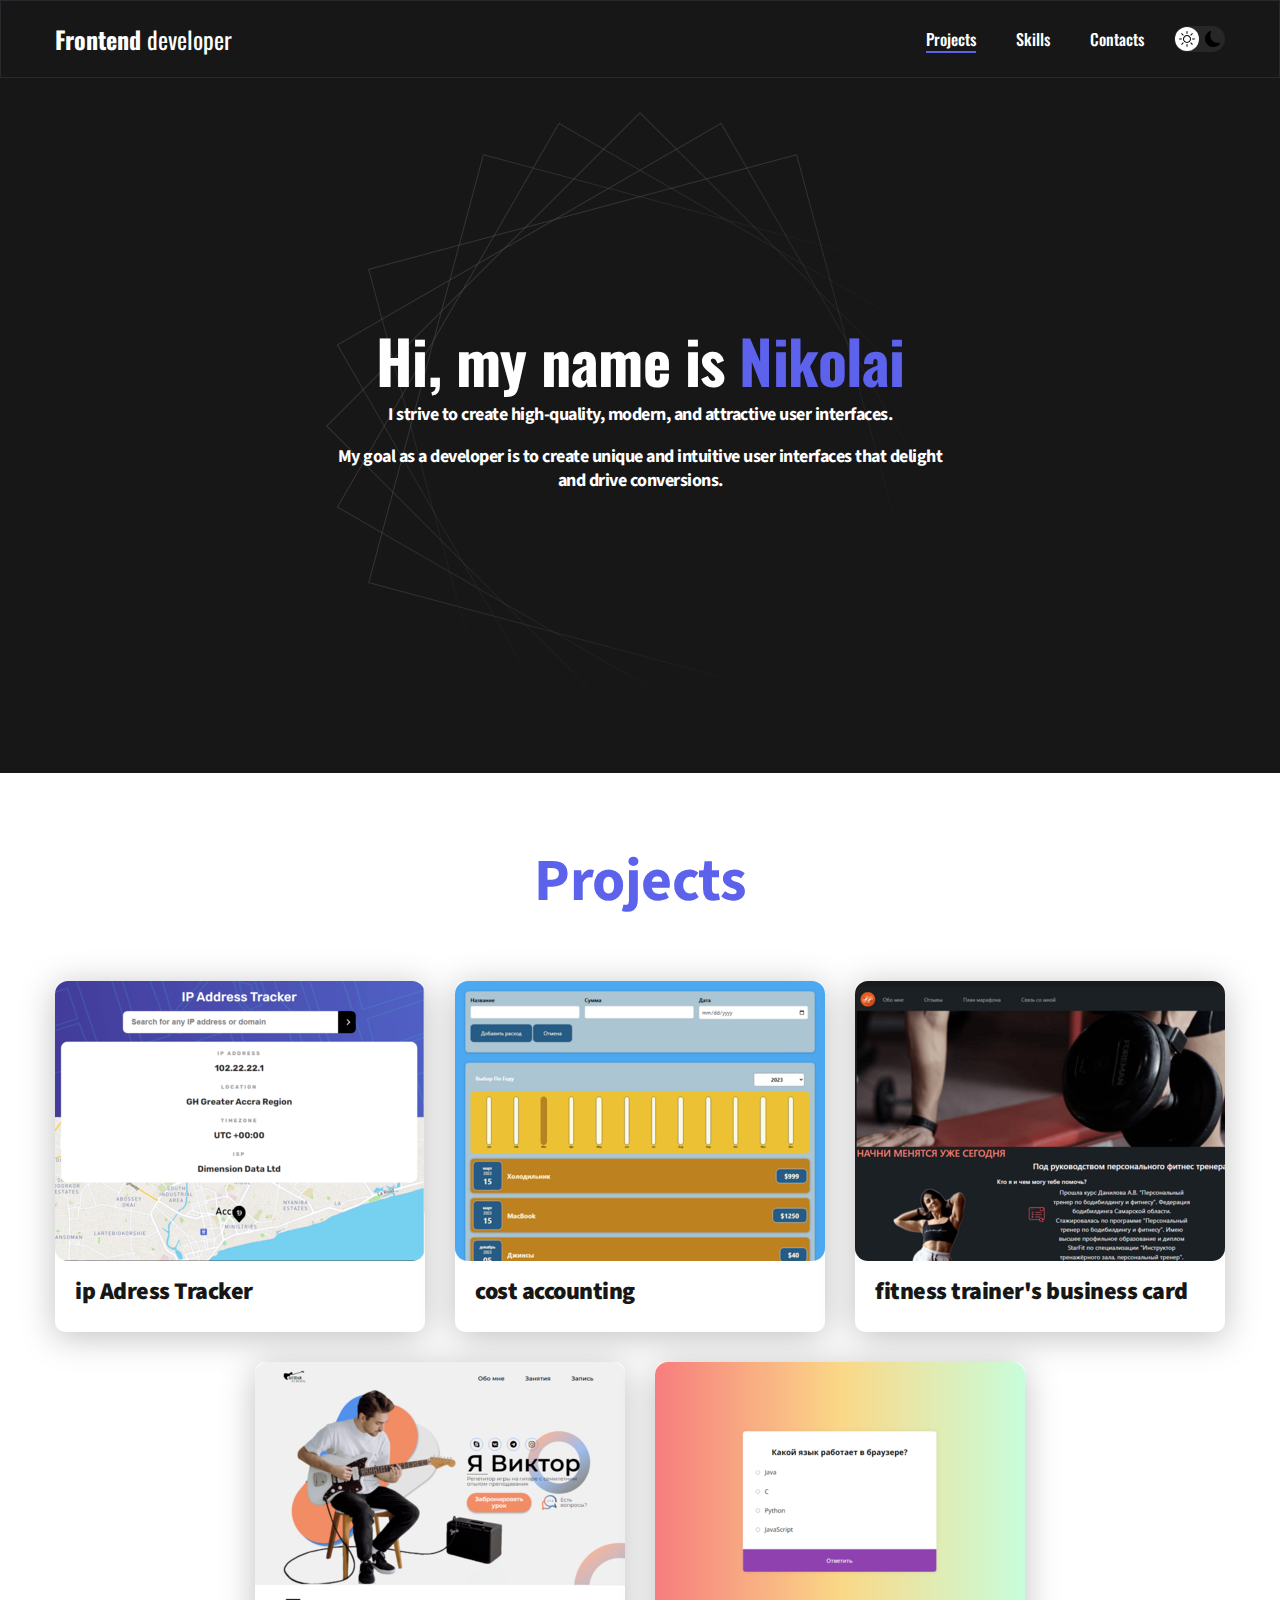
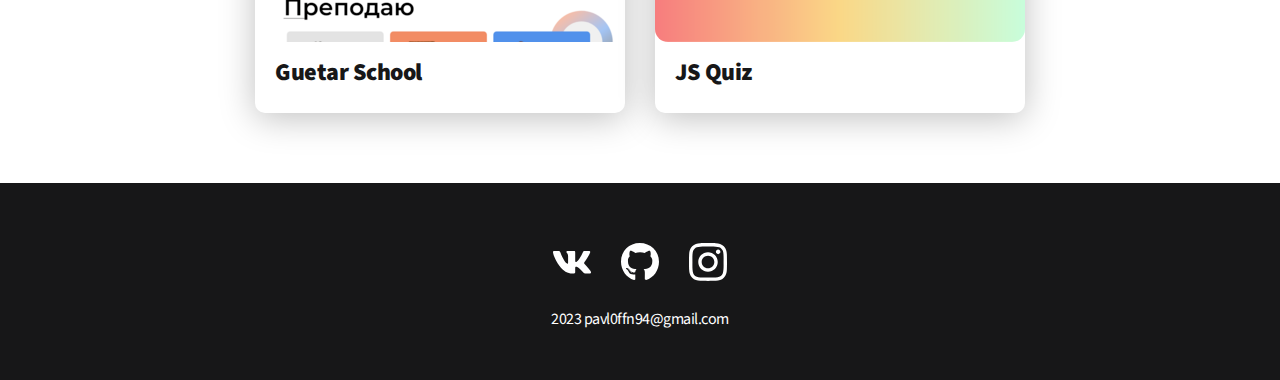
<file: docs/index.html>
<!DOCTYPE html>
<html lang="en">
  <head>
    <meta charset="UTF-8" />
    <meta http-equiv="X-UA-Compatible" content="IE=edge" />
    <meta name="viewport" content="width=device-width, initial-scale=1.0" />
    <title>Main Portfolio</title>
    <link rel="stylesheet" href="./css/style.css" />
  </head>
  <body>
    <nav class="nav">
      <div class="container">
        <div class="nav-row">
          <a href="./index.html" class="logo">
            <strong>Frontend</strong>
            developer
          </a>

          <button class="dark-mode-btn">
            <img src="./icons/sun.svg" alt="Liht mode" class="dark-mode-btn__icon" />
            <img src="./icons/moon.svg" alt="Dark mode" class="dark-mode-btn__icon" />
          </button>

          <ul class="nav-list">
            <li class="nav-list__item">
              <a href="./index.html" class="nav-list__link nav-list__link--active">
                Projects
              </a>
            </li>
            <li class="nav-list__item">
              <a href="./skills.html" class="nav-list__link">Skills</a>
            </li>
            <li class="nav-list__item">
              <a href="./contacts.html" class="nav-list__link">Contacts</a>
            </li>
          </ul>
        </div>
      </div>
    </nav>
    <header class="header">
      <div class="header_wrapper">
        <h1 class="header_title">
          <strong>
            Hi, my name is
            <em>Nikolai</em>
          </strong>
          <br />
        </h1>
        <div class="header_text">
          <p>I strive to create high-quality, modern, and attractive user interfaces.</p>
          <p>
            My goal as a developer is to create unique and intuitive user interfaces that
            delight and drive conversions.
          </p>
        </div>
      </div>
    </header>
    <main id="projects" class="section">
      <div class="container">
        <h2 class="title_1">Projects</h2>
        <ul class="projects">
          <li class="project">
            <a href="./project-ip.html">
              <img
                src="./img/ipAdressTracker_min.png"
                alt="ip Adress Tracker"
                class="project__image" />
              <h3 class="project__title">ip Adress Tracker</h3>
            </a>
          </li>
          <li class="project">
            <a href="./cost-accounting.html">
              <img
                src="./img/CostAcco_min.png"
                alt="cost accounting"
                class="project__image" />
              <h3 class="project__title">cost accounting</h3>
            </a>
          </li>
          <li class="project">
            <a href="./fitness.html">
              <img
                src="./img/FitnesTrainier_min.png"
                alt="fitness trainer's business card"
                class="project__image" />
              <h3 class="project__title">fitness trainer's business card</h3>
            </a>
          </li>
          <li class="project">
            <a href="./guetar-school.html">
              <img
                src="./img/GuetarSchool_min.png"
                alt="Guetar School"
                class="project__image" />
              <h3 class="project__title">Guetar School</h3>
            </a>
          </li>
          <li class="project">
            <a href="./js-quiz.html">
              <img src="./img/jsQuiz_min.png" alt="JS Quiz" class="project__image" />
              <h3 class="project__title">JS Quiz</h3>
            </a>
          </li>
        </ul>
      </div>
    </main>
    <footer class="footer">
      <div class="container">
        <div class="footer__wrapper">
          <ul class="social">
            <li class="social__item">
              <a href="https://vk.com/pavl0ffn">
                <img src="./icons/vk.svg" alt="link-vk" />
              </a>
            </li>
            <li class="social__item">
              <a href="https://github.com/Pavl0ffN94">
                <img src="./icons/githab.svg" alt="link-githab" />
              </a>
            </li>
            <li class="social__item">
              <a href="https://www.instagram.com/bulbazavr_rrr/">
                <img src="./icons/insta.svg" alt="link-insta" />
              </a>
            </li>
          </ul>
          <p class="copyright">2023 pavl0ffn94@gmail.com</p>
        </div>
      </div>
    </footer>

    <script src="./js/main.js"></script>
  </body>
</html>
</file>
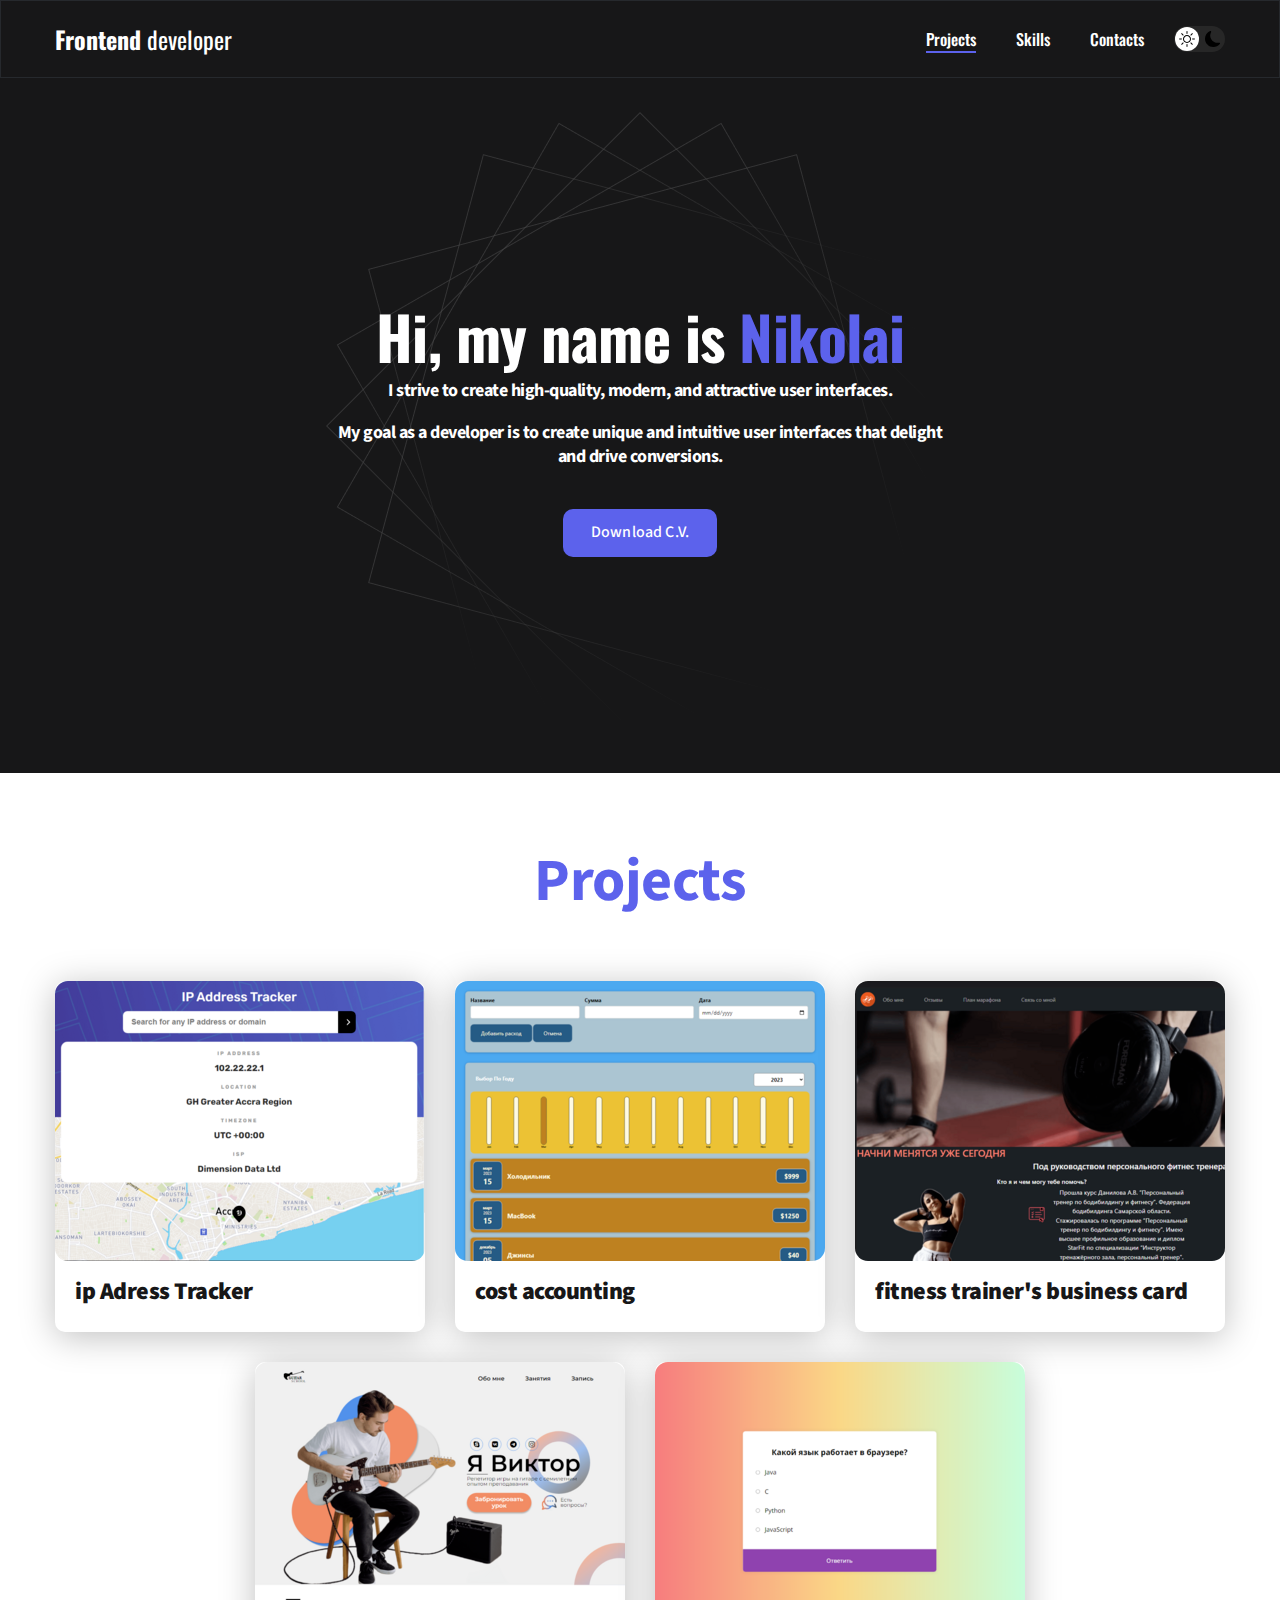
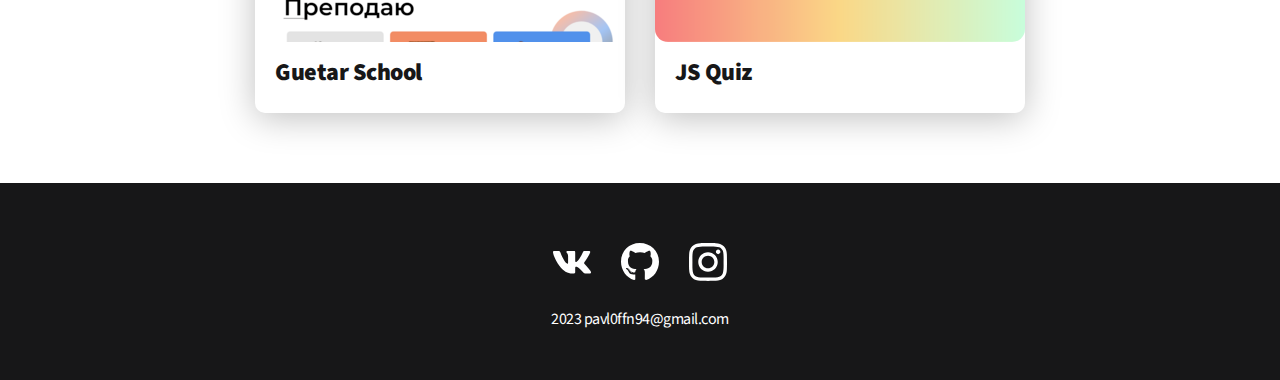
<file: src/index.html>
<!DOCTYPE html>
<html lang="en">
  <head>
    <meta charset="UTF-8" />
    <meta http-equiv="X-UA-Compatible" content="IE=edge" />
    <meta name="viewport" content="width=device-width, initial-scale=1.0" />
    <title>Main Portfolio</title>
    <link rel="stylesheet" href="./css/style.css" />
  </head>
  <body>
    <nav class="nav">
      <div class="container">
        <div class="nav-row">
          <a href="./index.html" class="logo">
            <strong>Frontend</strong>
            developer
          </a>

          <button class="dark-mode-btn">
            <img src="./icons/sun.svg" alt="Liht mode" class="dark-mode-btn__icon" />
            <img src="./icons/moon.svg" alt="Dark mode" class="dark-mode-btn__icon" />
          </button>

          <ul class="nav-list">
            <li class="nav-list__item">
              <a href="./index.html" class="nav-list__link nav-list__link--active">
                Projects
              </a>
            </li>
            <li class="nav-list__item">
              <a href="./skills.html" class="nav-list__link">Skills</a>
            </li>
            <li class="nav-list__item">
              <a href="./contacts.html" class="nav-list__link">Contacts</a>
            </li>
          </ul>
        </div>
      </div>
    </nav>
    <header class="header">
      <div class="header_wrapper">
        <h1 class="header_title">
          <strong>
            Hi, my name is
            <em>Nikolai</em>
          </strong>
          <br />
        </h1>
        <div class="header_text">
          <p>I strive to create high-quality, modern, and attractive user interfaces.</p>
          <p>
            My goal as a developer is to create unique and intuitive user interfaces that
            delight and drive conversions.
          </p>
        </div>
        <a href="#!" class="btn">Download C.V.</a>
      </div>
    </header>
    <main id="projects" class="section">
      <div class="container">
        <h2 class="title_1">Projects</h2>
        <ul class="projects">
          <li class="project">
            <a href="./project-ip.html">
              <img
                src="./img/ipAdressTracker_min.png"
                alt="ip Adress Tracker"
                class="project__image" />
              <h3 class="project__title">ip Adress Tracker</h3>
            </a>
          </li>
          <li class="project">
            <a href="./cost-accounting.html">
              <img
                src="./img/CostAcco_min.png"
                alt="cost accounting"
                class="project__image" />
              <h3 class="project__title">cost accounting</h3>
            </a>
          </li>
          <li class="project">
            <a href="./fitness.html">
              <img
                src="./img/FitnesTrainier_min.png"
                alt="fitness trainer's business card"
                class="project__image" />
              <h3 class="project__title">fitness trainer's business card</h3>
            </a>
          </li>
          <li class="project">
            <a href="./guetar-school.html">
              <img
                src="./img/GuetarSchool_min.png"
                alt="Guetar School"
                class="project__image" />
              <h3 class="project__title">Guetar School</h3>
            </a>
          </li>
          <li class="project">
            <a href="./js-quiz.html">
              <img src="./img/jsQuiz_min.png" alt="JS Quiz" class="project__image" />
              <h3 class="project__title">JS Quiz</h3>
            </a>
          </li>
        </ul>
      </div>
    </main>
    <footer class="footer">
      <div class="container">
        <div class="footer__wrapper">
          <ul class="social">
            <li class="social__item">
              <a href="https://vk.com/pavl0ffn">
                <img src="./icons/vk.svg" alt="link-vk" />
              </a>
            </li>
            <li class="social__item">
              <a href="https://github.com/Pavl0ffN94">
                <img src="./icons/githab.svg" alt="link-githab" />
              </a>
            </li>
            <li class="social__item">
              <a href="https://www.instagram.com/bulbazavr_rrr/">
                <img src="./icons/insta.svg" alt="link-insta" />
              </a>
            </li>
          </ul>
          <p class="copyright">2023 pavl0ffn94@gmail.com</p>
        </div>
      </div>
    </footer>

    <script src="./js/main.js"></script>
  </body>
</html>
</file>
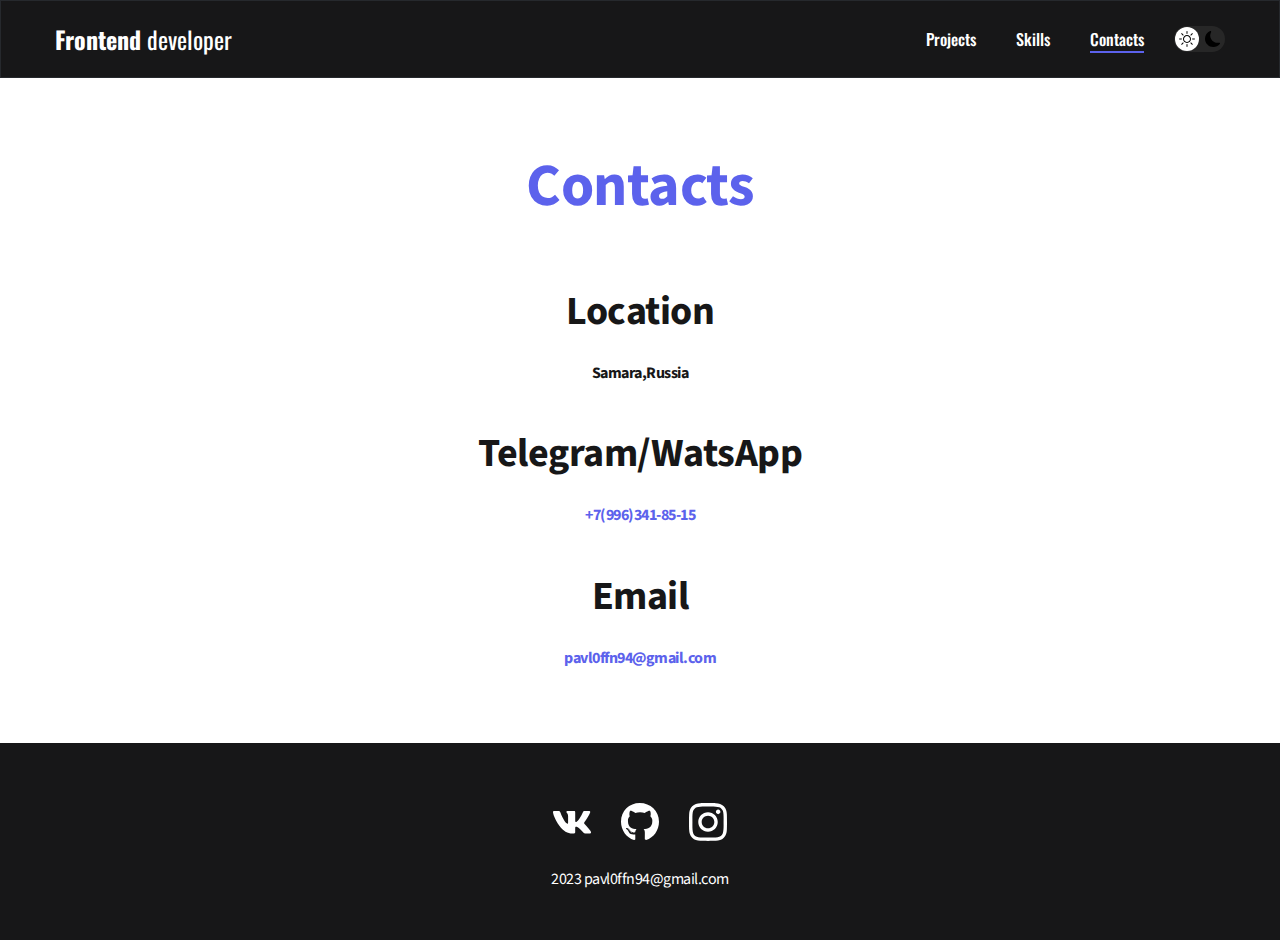
<file: docs/contacts.html>
<!DOCTYPE html>
<html lang="en">
  <head>
    <meta charset="UTF-8" />
    <meta http-equiv="X-UA-Compatible" content="IE=edge" />
    <meta name="viewport" content="width=device-width, initial-scale=1.0" />
    <title>Main Portfolio</title>
    <link rel="stylesheet" href="./css/style.css" />
  </head>
  <body>
    <nav class="nav">
      <div class="container">
        <div class="nav-row">
          <a href="./index.html" class="logo">
            <strong>Frontend</strong>
            developer
          </a>

          <button class="dark-mode-btn">
            <img src="./icons/sun.svg" alt="Liht mode" class="dark-mode-btn__icon" />
            <img src="./icons/moon.svg" alt="Dark mode" class="dark-mode-btn__icon" />
          </button>

          <ul class="nav-list">
            <li class="nav-list__item">
              <a href="./index.html" class="nav-list__link">Projects</a>
            </li>
            <li class="nav-list__item">
              <a href="./skills.html" class="nav-list__link">Skills</a>
            </li>
            <li class="nav-list__item">
              <a href="./contacts.html" class="nav-list__link nav-list__link--active">
                Contacts
              </a>
            </li>
          </ul>
        </div>
      </div>
    </nav>

    <main class="section">
      <div class="container">
        <h1 class="title_1">Contacts</h1>
        <ul class="content-list">
          <li class="content-list__item">
            <h2 class="title_2">Location</h2>
            <p>Samara,Russia</p>
          </li>

          <li class="content-list__item">
            <h2 class="title_2">Telegram/WatsApp</h2>
            <p><a href="tel:+79963418515">+7(996)341-85-15</a></p>
          </li>

          <li class="content-list__item">
            <h2 class="title_2">Email</h2>
            <p><a href="mailto:pavl0ffn94@gmail.com">pavl0ffn94@gmail.com</a></p>
          </li>
        </ul>
      </div>
    </main>

    <footer class="footer">
      <div class="container">
        <div class="footer__wrapper">
          <ul class="social">
            <li class="social__item">
              <a href="https://vk.com/pavl0ffn">
                <img src="./icons/vk.svg" alt="link-vk" />
              </a>
            </li>
            <li class="social__item">
              <a href="https://github.com/Pavl0ffN94">
                <img src="./icons/githab.svg" alt="link-githab" />
              </a>
            </li>
            <li class="social__item">
              <a href="https://www.instagram.com/bulbazavr_rrr/">
                <img src="./icons/insta.svg" alt="link-insta" />
              </a>
            </li>
          </ul>
          <p class="copyright">2023 pavl0ffn94@gmail.com</p>
        </div>
      </div>
    </footer>

    <script src="./js/main.js"></script>
  </body>
</html>
</file>
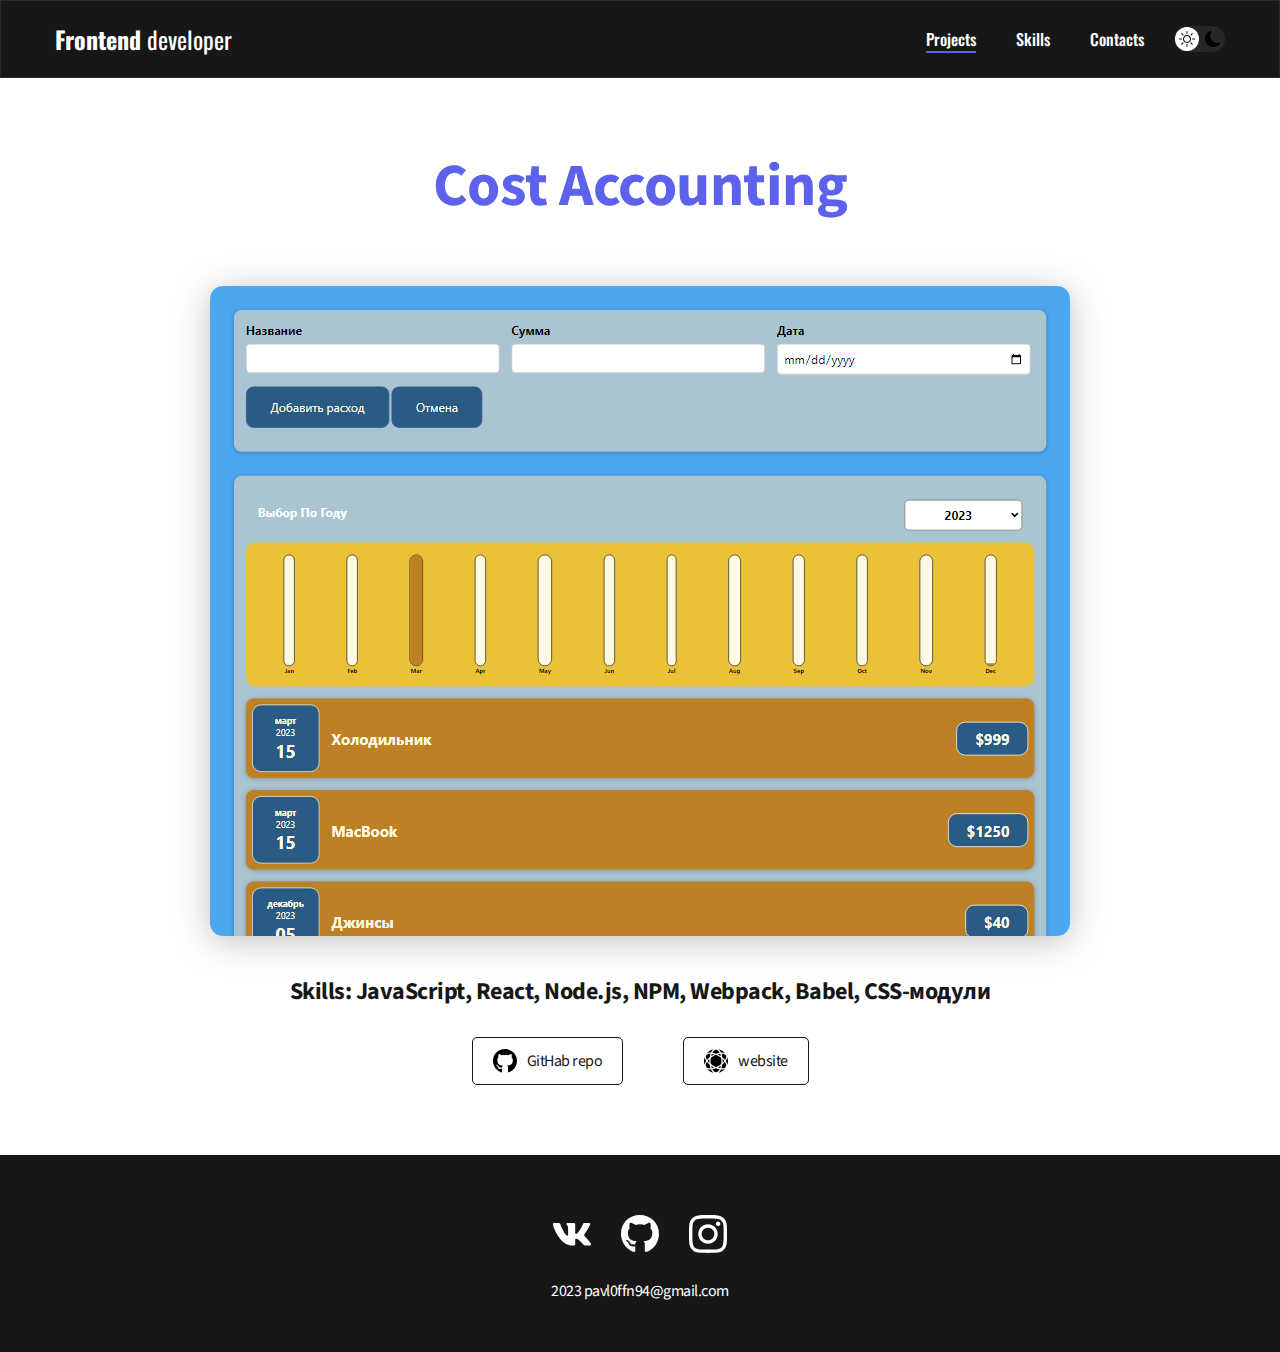
<file: docs/cost-accounting.html>
<!DOCTYPE html>
<html lang="en">
  <head>
    <meta charset="UTF-8" />
    <meta http-equiv="X-UA-Compatible" content="IE=edge" />
    <meta name="viewport" content="width=device-width, initial-scale=1.0" />
    <title>Main Portfolio</title>
    <link rel="stylesheet" href="./css/style.css" />
  </head>
  <body>
    <nav class="nav">
      <div class="container">
        <div class="nav-row">
          <a href="./index.html" class="logo">
            <strong>Frontend</strong>
            developer
          </a>

          <button class="dark-mode-btn">
            <img src="./icons/sun.svg" alt="Liht mode" class="dark-mode-btn__icon" />
            <img src="./icons/moon.svg" alt="Dark mode" class="dark-mode-btn__icon" />
          </button>

          <ul class="nav-list">
            <li class="nav-list__item">
              <a href="./index.html" class="nav-list__link nav-list__link--active">
                Projects
              </a>
            </li>
            <li class="nav-list__item">
              <a href="./skills.html" class="nav-list__link">Skills</a>
            </li>
            <li class="nav-list__item">
              <a href="./contacts.html" class="nav-list__link">Contacts</a>
            </li>
          </ul>
        </div>
      </div>
    </nav>

    <main class="section">
      <div class="container">
        <div class="project-details">
          <h1 class="title_1">Cost Accounting</h1>

          <img src="./img/CostAcco_big.png" alt="" class="project-details__cover" />

          <div class="project-details__desc">
            <p>Skills: JavaScript, React, Node.js, NPM, Webpack, Babel, CSS-модули</p>
          </div>
          <div class="btn__wrapper">
            <a href="https://github.com/Pavl0ffN94/practic-react" class="btn-outline">
              <img src="./icons/git_min.svg" alt="git_min" />
              GitHab repo
            </a>
            <a href="https://practic-react.vercel.app/" class="btn-outline">
              <img class="web-icon" src="./icons/web-icon.svg" alt="git_min" />
              website
            </a>
          </div>
        </div>
      </div>
    </main>
    <footer class="footer">
      <div class="container">
        <div class="footer__wrapper">
          <ul class="social">
            <li class="social__item">
              <a href="https://vk.com/pavl0ffn">
                <img src="./icons/vk.svg" alt="link-vk" />
              </a>
            </li>
            <li class="social__item">
              <a href="https://github.com/Pavl0ffN94">
                <img src="./icons/githab.svg" alt="link-githab" />
              </a>
            </li>
            <li class="social__item">
              <a href="https://www.instagram.com/bulbazavr_rrr/">
                <img src="./icons/insta.svg" alt="link-insta" />
              </a>
            </li>
          </ul>
          <p class="copyright">2023 pavl0ffn94@gmail.com</p>
        </div>
      </div>
    </footer>

    <script src="./js/main.js"></script>
  </body>
</html>
</file>
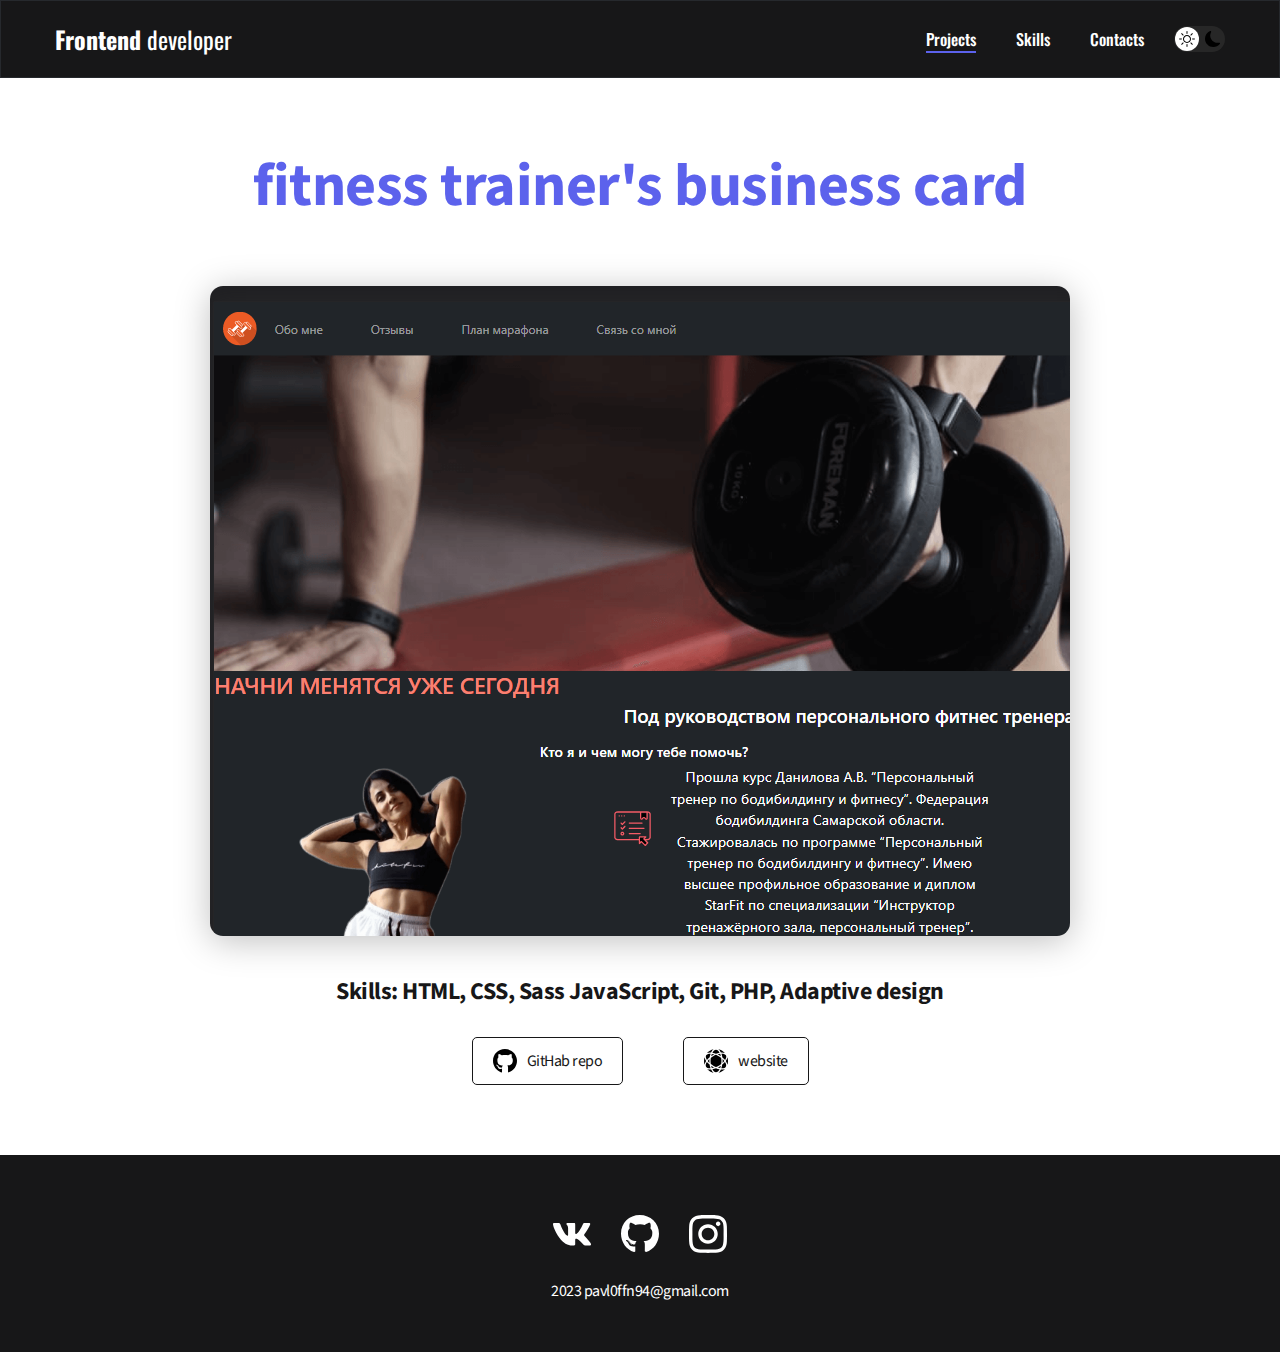
<file: docs/fitness.html>
<!DOCTYPE html>
<html lang="en">
  <head>
    <meta charset="UTF-8" />
    <meta http-equiv="X-UA-Compatible" content="IE=edge" />
    <meta name="viewport" content="width=device-width, initial-scale=1.0" />
    <title>Main Portfolio</title>
    <link rel="stylesheet" href="./css/style.css" />
  </head>
  <body>
    <nav class="nav">
      <div class="container">
        <div class="nav-row">
          <a href="./index.html" class="logo">
            <strong>Frontend</strong>
            developer
          </a>

          <button class="dark-mode-btn">
            <img src="./icons/sun.svg" alt="Liht mode" class="dark-mode-btn__icon" />
            <img src="./icons/moon.svg" alt="Dark mode" class="dark-mode-btn__icon" />
          </button>

          <ul class="nav-list">
            <li class="nav-list__item">
              <a href="./index.html" class="nav-list__link nav-list__link--active">
                Projects
              </a>
            </li>
            <li class="nav-list__item">
              <a href="./skills.html" class="nav-list__link">Skills</a>
            </li>
            <li class="nav-list__item">
              <a href="./contacts.html" class="nav-list__link">Contacts</a>
            </li>
          </ul>
        </div>
      </div>
    </nav>

    <main class="section">
      <div class="container">
        <div class="project-details">
          <h1 class="title_1">fitness trainer's business card</h1>

          <img
            src="./img/FitnesTrainier_big.png"
            alt="fitness"
            class="project-details__cover" />

          <div class="project-details__desc">
            <p>Skills: HTML, CSS, Sass JavaScript, Git, PHP, Adaptive design</p>
          </div>
          <div class="btn__wrapper">
            <a
              href="https://github.com/Pavl0ffN94/fitnesstrainer_website"
              class="btn-outline">
              <img src="./icons/git_min.svg" alt="git_min" />
              GitHab repo
            </a>
            <a href="https://adilafit.online/" class="btn-outline">
              <img class="web-icon" src="./icons/web-icon.svg" alt="git_min" />
              website
            </a>
          </div>
        </div>
      </div>
    </main>
    <footer class="footer">
      <div class="container">
        <div class="footer__wrapper">
          <ul class="social">
            <li class="social__item">
              <a href="https://vk.com/pavl0ffn">
                <img src="./icons/vk.svg" alt="link-vk" />
              </a>
            </li>
            <li class="social__item">
              <a href="https://github.com/Pavl0ffN94">
                <img src="./icons/githab.svg" alt="link-githab" />
              </a>
            </li>
            <li class="social__item">
              <a href="https://www.instagram.com/bulbazavr_rrr/">
                <img src="./icons/insta.svg" alt="link-insta" />
              </a>
            </li>
          </ul>
          <p class="copyright">2023 pavl0ffn94@gmail.com</p>
        </div>
      </div>
    </footer>

    <script src="./js/main.js"></script>
  </body>
</html>
</file>
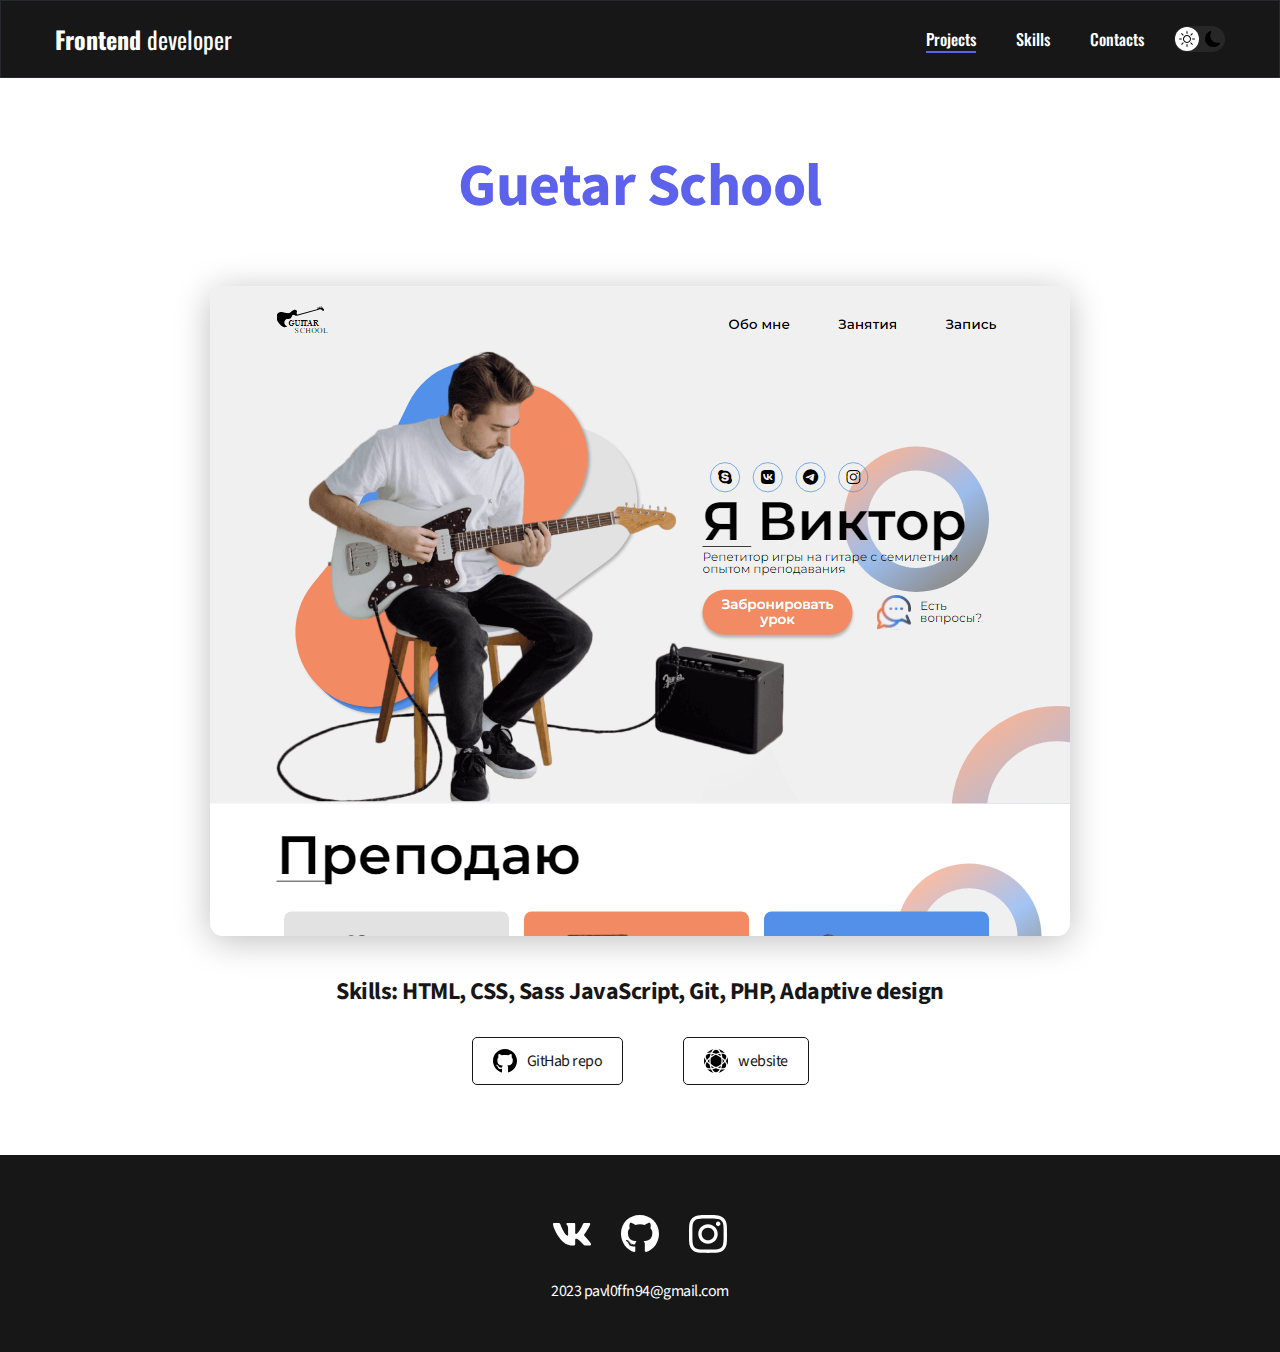
<file: docs/guetar-school.html>
<!DOCTYPE html>
<html lang="en">
  <head>
    <meta charset="UTF-8" />
    <meta http-equiv="X-UA-Compatible" content="IE=edge" />
    <meta name="viewport" content="width=device-width, initial-scale=1.0" />
    <title>Main Portfolio</title>
    <link rel="stylesheet" href="./css/style.css" />
  </head>
  <body>
    <nav class="nav">
      <div class="container">
        <div class="nav-row">
          <a href="./index.html" class="logo">
            <strong>Frontend</strong>
            developer
          </a>

          <button class="dark-mode-btn">
            <img src="./icons/sun.svg" alt="Liht mode" class="dark-mode-btn__icon" />
            <img src="./icons/moon.svg" alt="Dark mode" class="dark-mode-btn__icon" />
          </button>

          <ul class="nav-list">
            <li class="nav-list__item">
              <a href="./index.html" class="nav-list__link nav-list__link--active">
                Projects
              </a>
            </li>
            <li class="nav-list__item">
              <a href="./skills.html" class="nav-list__link">Skills</a>
            </li>
            <li class="nav-list__item">
              <a href="./contacts.html" class="nav-list__link">Contacts</a>
            </li>
          </ul>
        </div>
      </div>
    </nav>

    <main class="section">
      <div class="container">
        <div class="project-details">
          <h1 class="title_1">Guetar School</h1>

          <img
            src="./img/GuetarSchool_big.png"
            alt="Guetar School"
            class="project-details__cover" />

          <div class="project-details__desc">
            <p>Skills: HTML, CSS, Sass JavaScript, Git, PHP, Adaptive design</p>
          </div>
          <div class="btn__wrapper">
            <a href="https://github.com/Pavl0ffN94/guitar-tutor" class="btn-outline">
              <img src="./icons/git_min.svg" alt="git_min" />
              GitHab repo
            </a>
            <a href="https://pavl0ffn94.github.io/guitar-tutor/" class="btn-outline">
              <img class="web-icon" src="./icons/web-icon.svg" alt="git_min" />
              website
            </a>
          </div>
        </div>
      </div>
    </main>
    <footer class="footer">
      <div class="container">
        <div class="footer__wrapper">
          <ul class="social">
            <li class="social__item">
              <a href="https://vk.com/pavl0ffn">
                <img src="./icons/vk.svg" alt="link-vk" />
              </a>
            </li>
            <li class="social__item">
              <a href="https://github.com/Pavl0ffN94">
                <img src="./icons/githab.svg" alt="link-githab" />
              </a>
            </li>
            <li class="social__item">
              <a href="https://www.instagram.com/bulbazavr_rrr/">
                <img src="./icons/insta.svg" alt="link-insta" />
              </a>
            </li>
          </ul>
          <p class="copyright">2023 pavl0ffn94@gmail.com</p>
        </div>
      </div>
    </footer>

    <script src="./js/main.js"></script>
  </body>
</html>
</file>
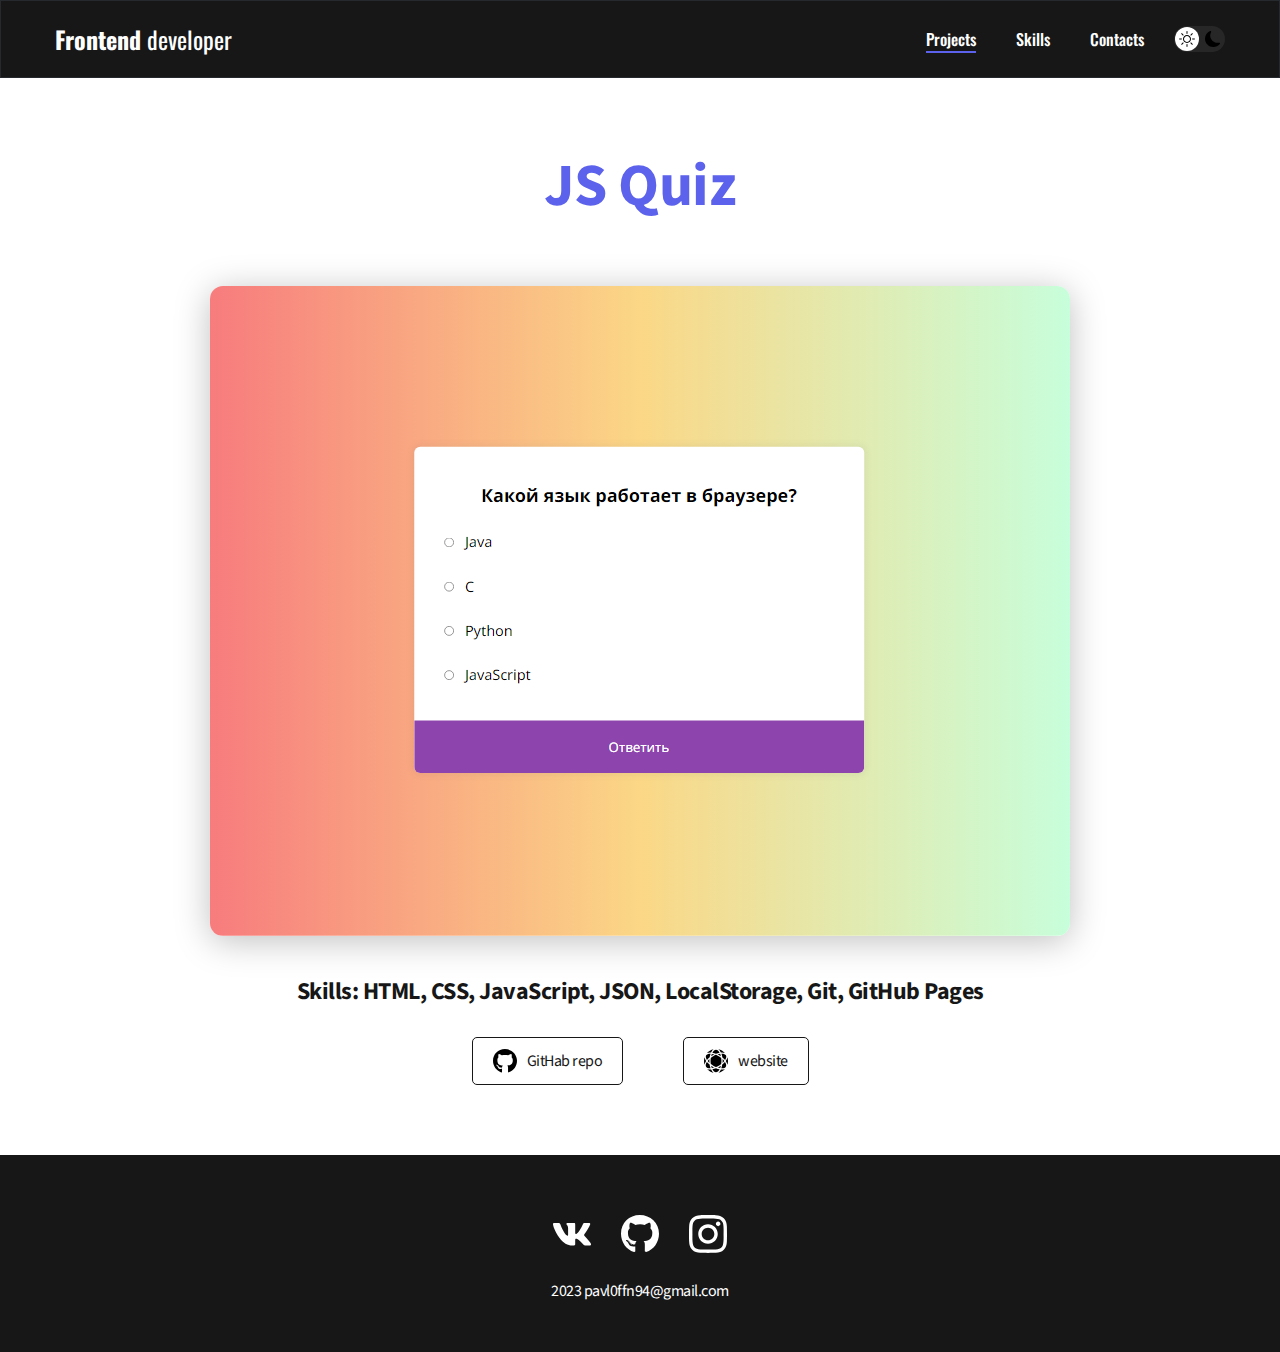
<file: docs/js-quiz.html>
<!DOCTYPE html>
<html lang="en">
  <head>
    <meta charset="UTF-8" />
    <meta http-equiv="X-UA-Compatible" content="IE=edge" />
    <meta name="viewport" content="width=device-width, initial-scale=1.0" />
    <title>Main Portfolio</title>
    <link rel="stylesheet" href="./css/style.css" />
  </head>
  <body>
    <nav class="nav">
      <div class="container">
        <div class="nav-row">
          <a href="./index.html" class="logo">
            <strong>Frontend</strong>
            developer
          </a>

          <button class="dark-mode-btn">
            <img src="./icons/sun.svg" alt="Liht mode" class="dark-mode-btn__icon" />
            <img src="./icons/moon.svg" alt="Dark mode" class="dark-mode-btn__icon" />
          </button>

          <ul class="nav-list">
            <li class="nav-list__item">
              <a href="./index.html" class="nav-list__link nav-list__link--active">
                Projects
              </a>
            </li>
            <li class="nav-list__item">
              <a href="./skills.html" class="nav-list__link">Skills</a>
            </li>
            <li class="nav-list__item">
              <a href="./contacts.html" class="nav-list__link">Contacts</a>
            </li>
          </ul>
        </div>
      </div>
    </nav>

    <main class="section">
      <div class="container">
        <div class="project-details">
          <h1 class="title_1">JS Quiz</h1>

          <img
            src="./img/jsQuiz_big.png"
            alt="Guetar School"
            class="project-details__cover" />

          <div class="project-details__desc">
            <p>Skills: HTML, CSS, JavaScript, JSON, LocalStorage, Git, GitHub Pages</p>
          </div>
          <div class="btn__wrapper">
            <a href="https://github.com/Pavl0ffN94/JS-quiz" class="btn-outline">
              <img src="./icons/git_min.svg" alt="git_min" />
              GitHab repo
            </a>
            <a href="https://pavl0ffn94.github.io/JS-quiz/" class="btn-outline">
              <img class="web-icon" src="./icons/web-icon.svg" alt="git_min" />
              website
            </a>
          </div>
        </div>
      </div>
    </main>

    <footer class="footer">
      <div class="container">
        <div class="footer__wrapper">
          <ul class="social">
            <li class="social__item">
              <a href="https://vk.com/pavl0ffn">
                <img src="./icons/vk.svg" alt="link-vk" />
              </a>
            </li>
            <li class="social__item">
              <a href="https://github.com/Pavl0ffN94">
                <img src="./icons/githab.svg" alt="link-githab" />
              </a>
            </li>
            <li class="social__item">
              <a href="https://www.instagram.com/bulbazavr_rrr/">
                <img src="./icons/insta.svg" alt="link-insta" />
              </a>
            </li>
          </ul>
          <p class="copyright">2023 pavl0ffn94@gmail.com</p>
        </div>
      </div>
    </footer>

    <script src="./js/main.js"></script>
  </body>
</html>
</file>
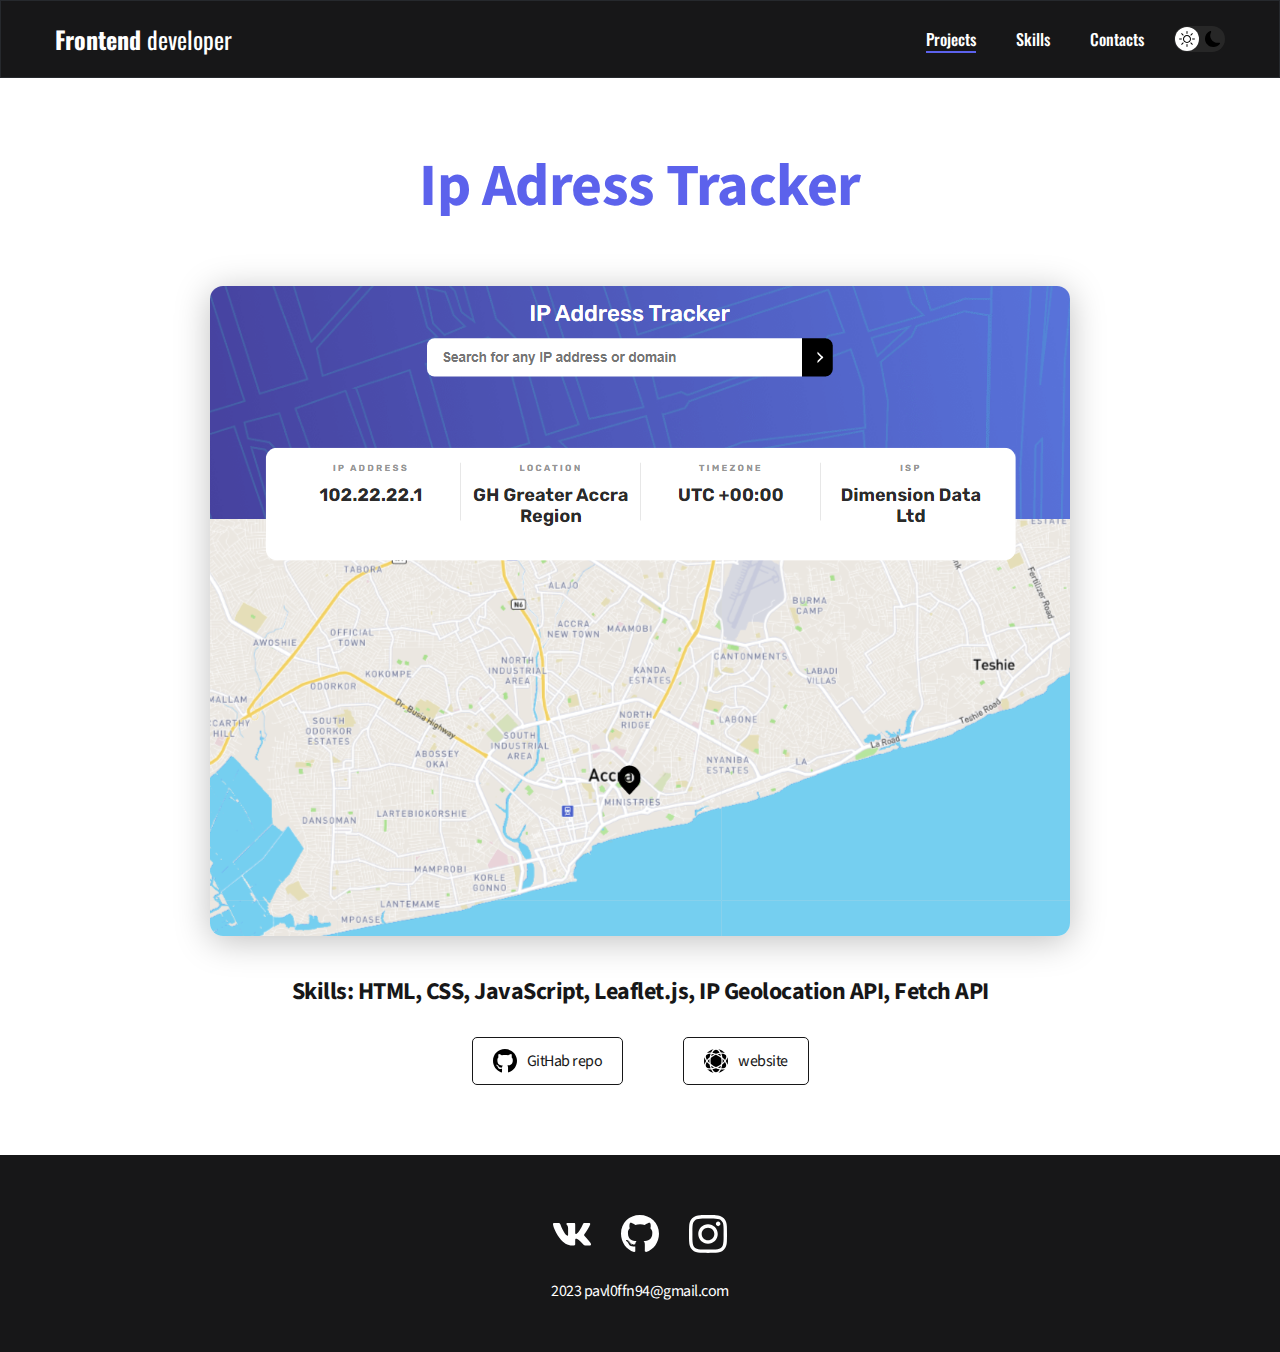
<file: docs/project-ip.html>
<!DOCTYPE html>
<html lang="en">
  <head>
    <meta charset="UTF-8" />
    <meta http-equiv="X-UA-Compatible" content="IE=edge" />
    <meta name="viewport" content="width=device-width, initial-scale=1.0" />
    <title>Main Portfolio</title>
    <link rel="stylesheet" href="./css/style.css" />
  </head>
  <body>
    <nav class="nav">
      <div class="container">
        <div class="nav-row">
          <a href="./index.html" class="logo">
            <strong>Frontend</strong>
            developer
          </a>

          <button class="dark-mode-btn">
            <img src="./icons/sun.svg" alt="Liht mode" class="dark-mode-btn__icon" />
            <img src="./icons/moon.svg" alt="Dark mode" class="dark-mode-btn__icon" />
          </button>

          <ul class="nav-list">
            <li class="nav-list__item">
              <a href="./index.html" class="nav-list__link nav-list__link--active">
                Projects
              </a>
            </li>
            <li class="nav-list__item">
              <a href="./skills.html" class="nav-list__link">Skills</a>
            </li>
            <li class="nav-list__item">
              <a href="./contacts.html" class="nav-list__link">Contacts</a>
            </li>
          </ul>
        </div>
      </div>
    </nav>

    <main class="section">
      <div class="container">
        <div class="project-details">
          <h1 class="title_1">Ip Adress Tracker</h1>

          <img
            src="./img/ipAdrdessTracker_big.png"
            alt=""
            class="project-details__cover" />

          <div class="project-details__desc">
            <p>
              Skills: HTML, CSS, JavaScript, Leaflet.js, IP Geolocation API, Fetch API
            </p>
          </div>
          <div class="btn__wrapper">
            <a
              href="https://github.com/Pavl0ffN94/js-practis/tree/master/ip-address-tracker-master"
              class="btn-outline">
              <img src="./icons/git_min.svg" alt="git_min" />
              GitHab repo
            </a>
            <a href="https://pavl0ffn-ipfinder.vercel.app/" class="btn-outline">
              <img class="web-icon" src="./icons/web-icon.svg" alt="git_min" />
              website
            </a>
          </div>
        </div>
      </div>
    </main>

    <footer class="footer">
      <div class="container">
        <div class="footer__wrapper">
          <ul class="social">
            <li class="social__item">
              <a href="https://vk.com/pavl0ffn">
                <img src="./icons/vk.svg" alt="link-vk" />
              </a>
            </li>
            <li class="social__item">
              <a href="https://github.com/Pavl0ffN94">
                <img src="./icons/githab.svg" alt="link-githab" />
              </a>
            </li>
            <li class="social__item">
              <a href="https://www.instagram.com/bulbazavr_rrr/">
                <img src="./icons/insta.svg" alt="link-insta" />
              </a>
            </li>
          </ul>
          <p class="copyright">2023 pavl0ffn94@gmail.com</p>
        </div>
      </div>
    </footer>

    <script src="./js/main.js"></script>
  </body>
</html>
</file>
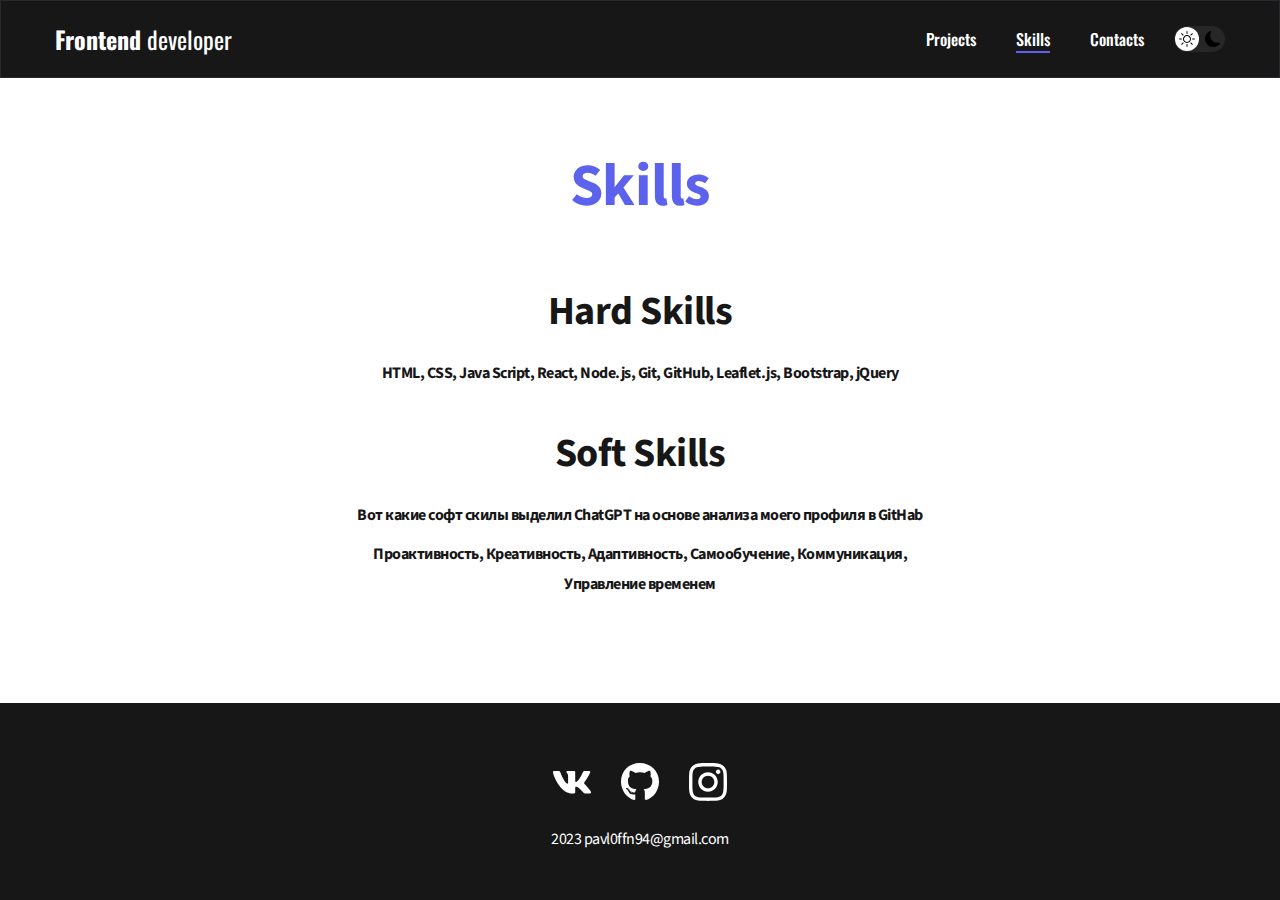
<file: docs/skills.html>
<!DOCTYPE html>
<html lang="en">
  <head>
    <meta charset="UTF-8" />
    <meta http-equiv="X-UA-Compatible" content="IE=edge" />
    <meta name="viewport" content="width=device-width, initial-scale=1.0" />
    <title>Main Portfolio</title>
    <link rel="stylesheet" href="./css/style.css" />
  </head>
  <body>
    <nav class="nav">
      <div class="container">
        <div class="nav-row">
          <a href="./index.html" class="logo">
            <strong>Frontend</strong>
            developer
          </a>

          <button class="dark-mode-btn">
            <img src="./icons/sun.svg" alt="Liht mode" class="dark-mode-btn__icon" />
            <img src="./icons/moon.svg" alt="Dark mode" class="dark-mode-btn__icon" />
          </button>

          <ul class="nav-list">
            <li class="nav-list__item">
              <a href="./index.html" class="nav-list__link">Projects</a>
            </li>
            <li class="nav-list__item">
              <a href="./skills.html" class="nav-list__link nav-list__link--active">
                Skills
              </a>
            </li>
            <li class="nav-list__item">
              <a href="./contacts.html" class="nav-list__link">Contacts</a>
            </li>
          </ul>
        </div>
      </div>
    </nav>

    <main class="section">
      <div class="container">
        <h1 class="title_1">Skills</h1>
        <ul class="content-list">
          <li class="content-list__item">
            <h2 class="title_2">Hard Skills</h2>
            <p>
              HTML, CSS, Java Script, React, Node.js, Git, GitHub, Leaflet.js, Bootstrap,
              jQuery
            </p>
          </li>

          <li class="content-list__item">
            <h2 class="title_2">Soft Skills</h2>
            <p>
              Вот какие софт скилы выделил ChatGPT на основе анализа моего профиля в
              GitHab
            </p>
            <p>
              Проактивность, Креативность, Адаптивность, Самообучение, Коммуникация,
              Управление временем
            </p>
          </li>
        </ul>
      </div>
    </main>

    <footer class="footer">
      <div class="container">
        <div class="footer__wrapper">
          <ul class="social">
            <li class="social__item">
              <a href="https://vk.com/pavl0ffn">
                <img src="./icons/vk.svg" alt="link-vk" />
              </a>
            </li>
            <li class="social__item">
              <a href="https://github.com/Pavl0ffN94">
                <img src="./icons/githab.svg" alt="link-githab" />
              </a>
            </li>
            <li class="social__item">
              <a href="https://www.instagram.com/bulbazavr_rrr/">
                <img src="./icons/insta.svg" alt="link-insta" />
              </a>
            </li>
          </ul>
          <p class="copyright">2023 pavl0ffn94@gmail.com</p>
        </div>
      </div>
    </footer>

    <script src="./js/main.js"></script>
  </body>
</html>
</file>
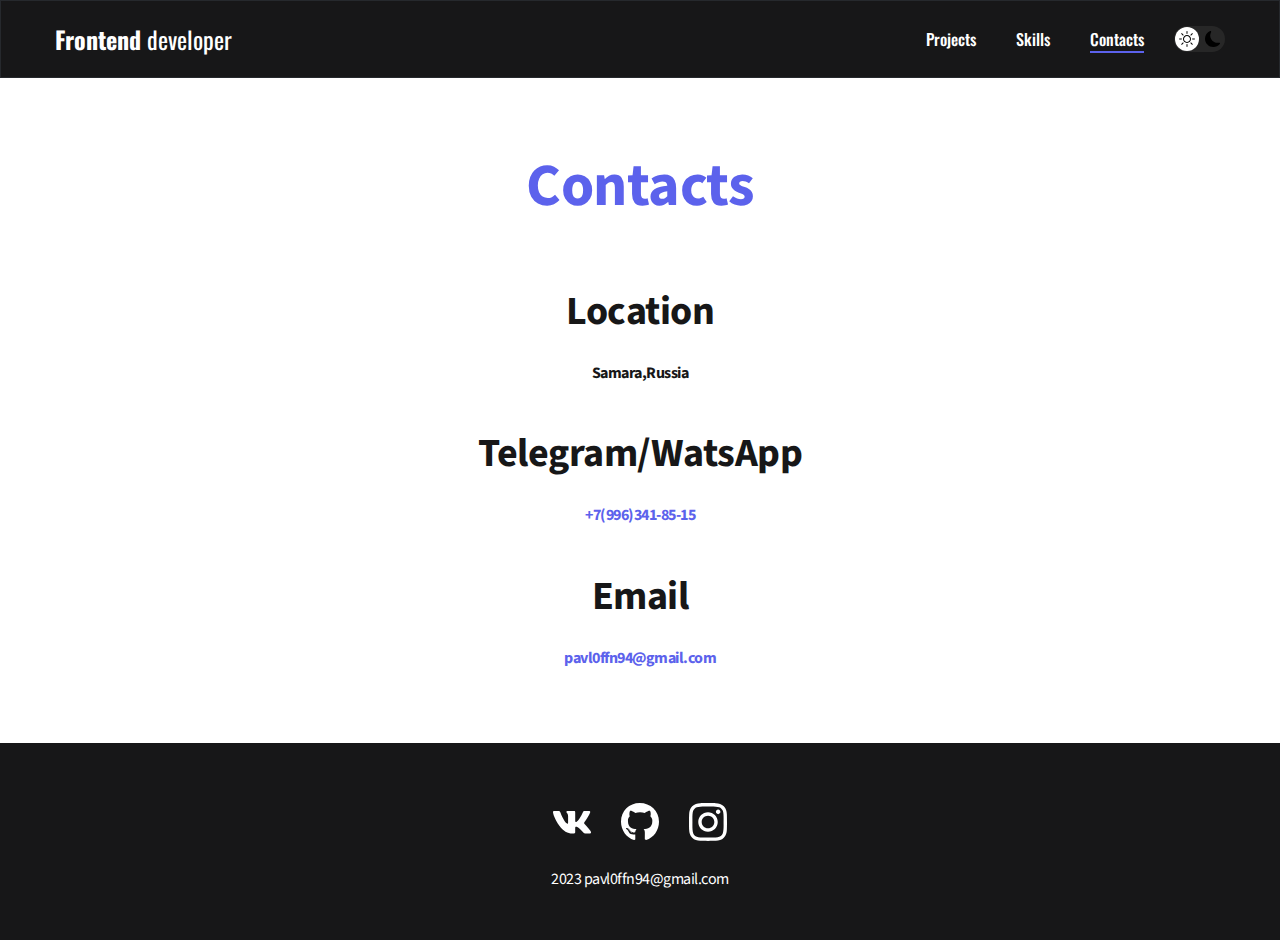
<file: src/contacts.html>
<!DOCTYPE html>
<html lang="en">
  <head>
    <meta charset="UTF-8" />
    <meta http-equiv="X-UA-Compatible" content="IE=edge" />
    <meta name="viewport" content="width=device-width, initial-scale=1.0" />
    <title>Main Portfolio</title>
    <link rel="stylesheet" href="./css/style.css" />
  </head>
  <body>
    <nav class="nav">
      <div class="container">
        <div class="nav-row">
          <a href="./index.html" class="logo">
            <strong>Frontend</strong>
            developer
          </a>

          <button class="dark-mode-btn">
            <img src="./icons/sun.svg" alt="Liht mode" class="dark-mode-btn__icon" />
            <img src="./icons/moon.svg" alt="Dark mode" class="dark-mode-btn__icon" />
          </button>

          <ul class="nav-list">
            <li class="nav-list__item">
              <a href="./index.html" class="nav-list__link">Projects</a>
            </li>
            <li class="nav-list__item">
              <a href="./skills.html" class="nav-list__link">Skills</a>
            </li>
            <li class="nav-list__item">
              <a href="./contacts.html" class="nav-list__link nav-list__link--active">
                Contacts
              </a>
            </li>
          </ul>
        </div>
      </div>
    </nav>

    <main class="section">
      <div class="container">
        <h1 class="title_1">Contacts</h1>
        <ul class="content-list">
          <li class="content-list__item">
            <h2 class="title_2">Location</h2>
            <p>Samara,Russia</p>
          </li>

          <li class="content-list__item">
            <h2 class="title_2">Telegram/WatsApp</h2>
            <p><a href="tel:+79963418515">+7(996)341-85-15</a></p>
          </li>

          <li class="content-list__item">
            <h2 class="title_2">Email</h2>
            <p><a href="mailto:pavl0ffn94@gmail.com">pavl0ffn94@gmail.com</a></p>
          </li>
        </ul>
      </div>
    </main>
    <footer class="footer">
      <div class="container">
        <div class="footer__wrapper">
          <ul class="social">
            <li class="social__item">
              <a href="https://vk.com/pavl0ffn">
                <img src="./icons/vk.svg" alt="link-vk" />
              </a>
            </li>
            <li class="social__item">
              <a href="https://github.com/Pavl0ffN94">
                <img src="./icons/githab.svg" alt="link-githab" />
              </a>
            </li>
            <li class="social__item">
              <a href="https://www.instagram.com/bulbazavr_rrr/">
                <img src="./icons/insta.svg" alt="link-insta" />
              </a>
            </li>
          </ul>
          <p class="copyright">2023 pavl0ffn94@gmail.com</p>
        </div>
      </div>
    </footer>

    <script src="./js/main.js"></script>
  </body>
</html>
</file>
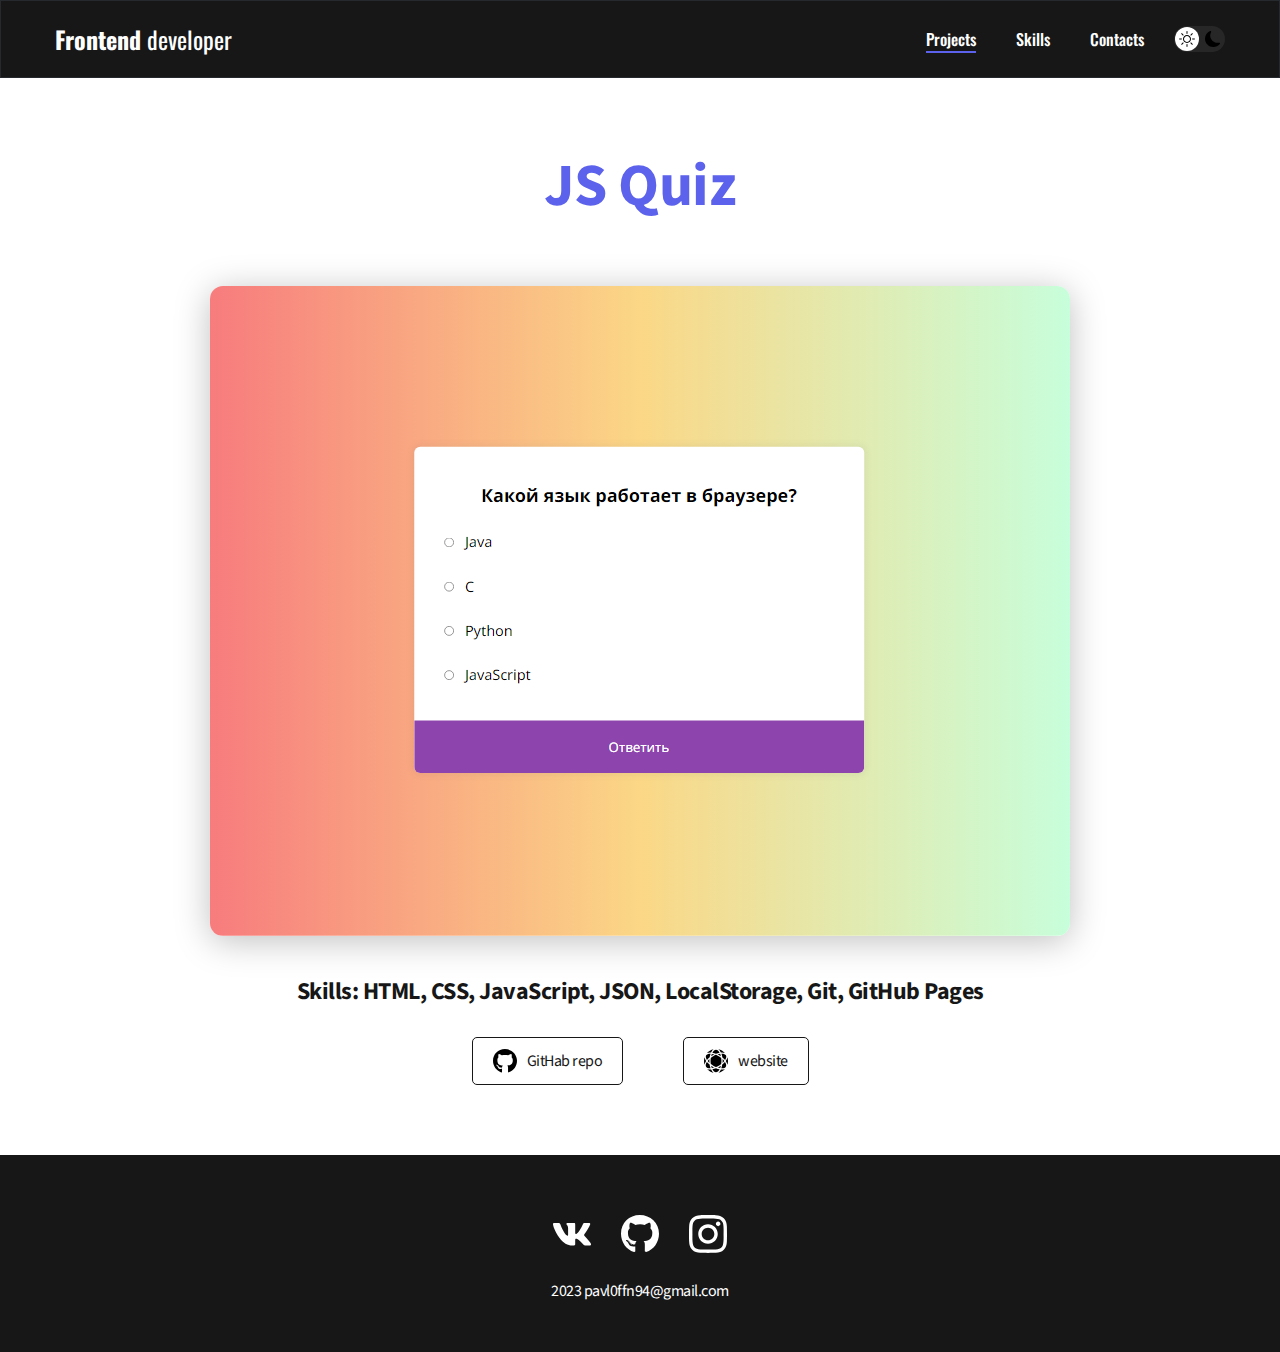
<file: src/js-quiz.html>
<!DOCTYPE html>
<html lang="en">
  <head>
    <meta charset="UTF-8" />
    <meta http-equiv="X-UA-Compatible" content="IE=edge" />
    <meta name="viewport" content="width=device-width, initial-scale=1.0" />
    <title>Main Portfolio</title>
    <link rel="stylesheet" href="./css/style.css" />
  </head>
  <body>
    <nav class="nav">
      <div class="container">
        <div class="nav-row">
          <a href="./index.html" class="logo">
            <strong>Frontend</strong>
            developer
          </a>

          <button class="dark-mode-btn">
            <img src="./icons/sun.svg" alt="Liht mode" class="dark-mode-btn__icon" />
            <img src="./icons/moon.svg" alt="Dark mode" class="dark-mode-btn__icon" />
          </button>

          <ul class="nav-list">
            <li class="nav-list__item">
              <a href="./index.html" class="nav-list__link nav-list__link--active">
                Projects
              </a>
            </li>
            <li class="nav-list__item">
              <a href="./skills.html" class="nav-list__link">Skills</a>
            </li>
            <li class="nav-list__item">
              <a href="./contacts.html" class="nav-list__link">Contacts</a>
            </li>
          </ul>
        </div>
      </div>
    </nav>

    <main class="section">
      <div class="container">
        <div class="project-details">
          <h1 class="title_1">JS Quiz</h1>

          <img
            src="./img/jsQuiz_big.png"
            alt="Guetar School"
            class="project-details__cover" />

          <div class="project-details__desc">
            <p>Skills: HTML, CSS, JavaScript, JSON, LocalStorage, Git, GitHub Pages</p>
          </div>
          <div class="btn__wrapper">
            <a href="https://github.com/Pavl0ffN94/JS-quiz" class="btn-outline">
              <img src="./icons/git_min.svg" alt="git_min" />
              GitHab repo
            </a>
            <a href="https://pavl0ffn94.github.io/JS-quiz/" class="btn-outline">
              <img class="web-icon" src="./icons/web-icon.svg" alt="git_min" />
              website
            </a>
          </div>
        </div>
      </div>
    </main>
    <footer class="footer">
      <div class="container">
        <div class="footer__wrapper">
          <ul class="social">
            <li class="social__item">
              <a href="https://vk.com/pavl0ffn">
                <img src="./icons/vk.svg" alt="link-vk" />
              </a>
            </li>
            <li class="social__item">
              <a href="https://github.com/Pavl0ffN94">
                <img src="./icons/githab.svg" alt="link-githab" />
              </a>
            </li>
            <li class="social__item">
              <a href="https://www.instagram.com/bulbazavr_rrr/">
                <img src="./icons/insta.svg" alt="link-insta" />
              </a>
            </li>
          </ul>
          <p class="copyright">2023 pavl0ffn94@gmail.com</p>
        </div>
      </div>
    </footer>

    <script src="./js/main.js"></script>
  </body>
</html>
</file>
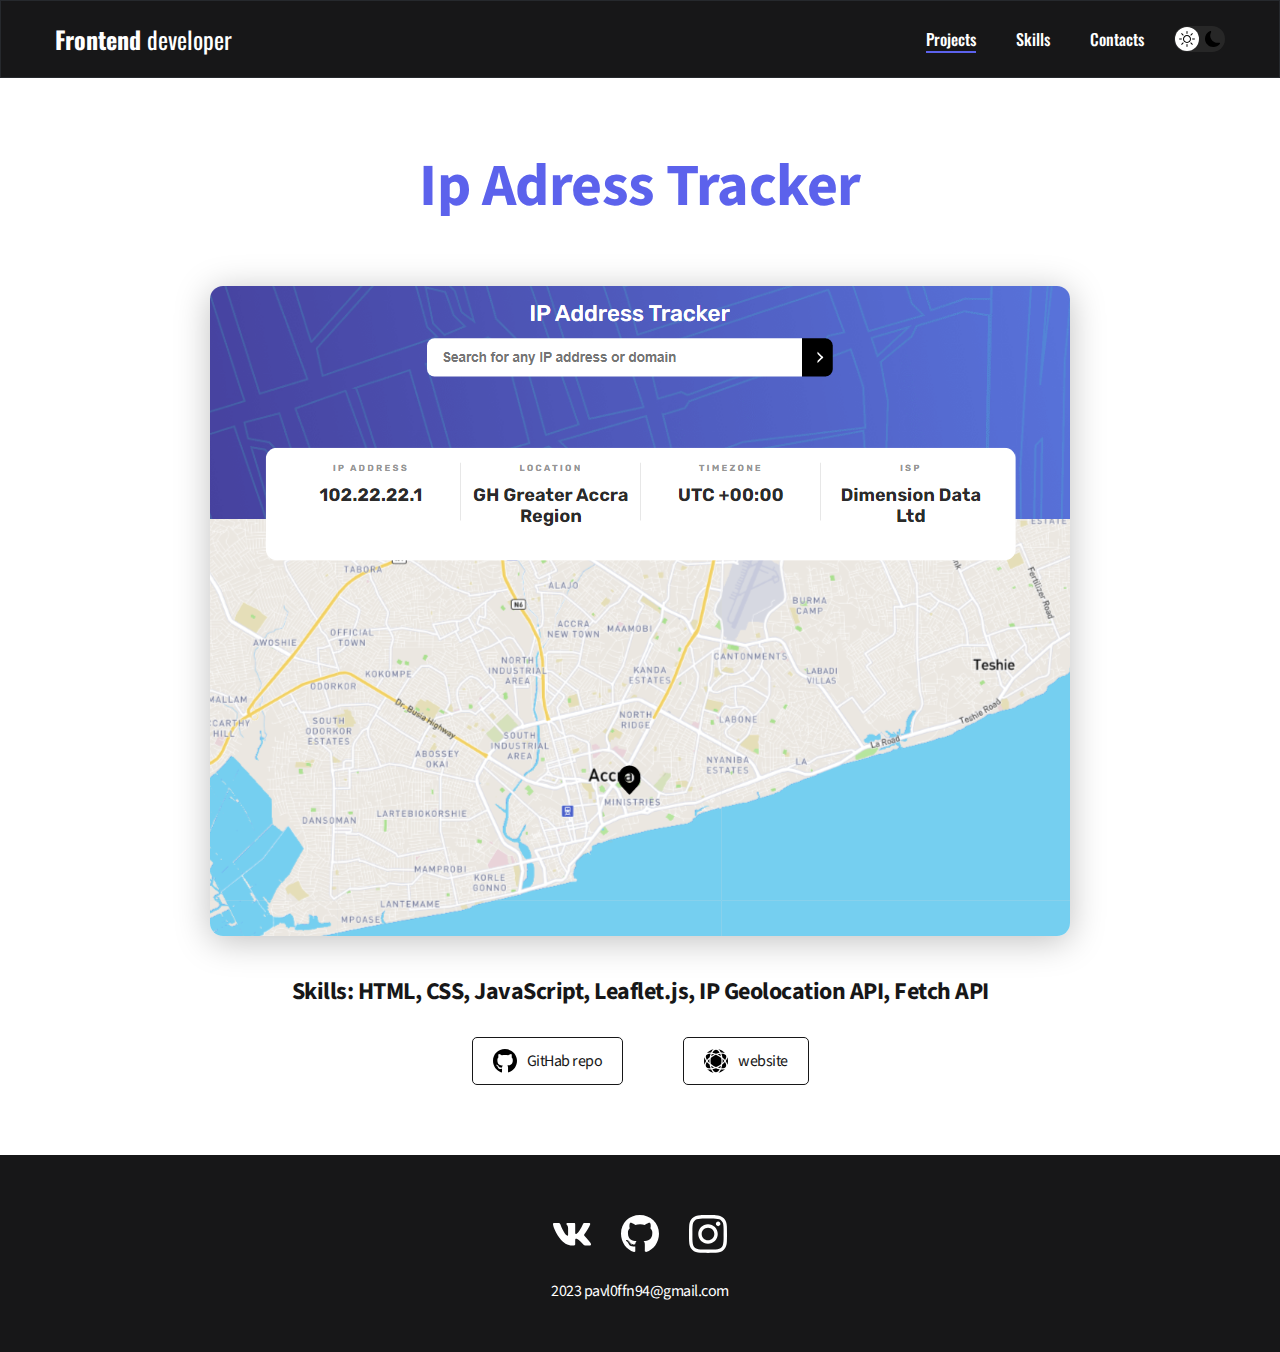
<file: src/project-ip.html>
<!DOCTYPE html>
<html lang="en">
  <head>
    <meta charset="UTF-8" />
    <meta http-equiv="X-UA-Compatible" content="IE=edge" />
    <meta name="viewport" content="width=device-width, initial-scale=1.0" />
    <title>Main Portfolio</title>
    <link rel="stylesheet" href="./css/style.css" />
  </head>
  <body>
    <nav class="nav">
      <div class="container">
        <div class="nav-row">
          <a href="./index.html" class="logo">
            <strong>Frontend</strong>
            developer
          </a>

          <button class="dark-mode-btn">
            <img src="./icons/sun.svg" alt="Liht mode" class="dark-mode-btn__icon" />
            <img src="./icons/moon.svg" alt="Dark mode" class="dark-mode-btn__icon" />
          </button>

          <ul class="nav-list">
            <li class="nav-list__item">
              <a href="./index.html" class="nav-list__link nav-list__link--active">
                Projects
              </a>
            </li>
            <li class="nav-list__item">
              <a href="./skills.html" class="nav-list__link">Skills</a>
            </li>
            <li class="nav-list__item">
              <a href="./contacts.html" class="nav-list__link">Contacts</a>
            </li>
          </ul>
        </div>
      </div>
    </nav>

    <main class="section">
      <div class="container">
        <div class="project-details">
          <h1 class="title_1">Ip Adress Tracker</h1>

          <img
            src="./img/ipAdrdessTracker_big.png"
            alt=""
            class="project-details__cover" />

          <div class="project-details__desc">
            <p>
              Skills: HTML, CSS, JavaScript, Leaflet.js, IP Geolocation API, Fetch API
            </p>
          </div>
          <div class="btn__wrapper">
            <a
              href="https://github.com/Pavl0ffN94/js-practis/tree/master/ip-address-tracker-master"
              class="btn-outline">
              <img src="./icons/git_min.svg" alt="git_min" />
              GitHab repo
            </a>
            <a href="https://pavl0ffn-ipfinder.vercel.app/" class="btn-outline">
              <img class="web-icon" src="./icons/web-icon.svg" alt="git_min" />
              website
            </a>
          </div>
        </div>
      </div>
    </main>
    <footer class="footer">
      <div class="container">
        <div class="footer__wrapper">
          <ul class="social">
            <li class="social__item">
              <a href="https://vk.com/pavl0ffn">
                <img src="./icons/vk.svg" alt="link-vk" />
              </a>
            </li>
            <li class="social__item">
              <a href="https://github.com/Pavl0ffN94">
                <img src="./icons/githab.svg" alt="link-githab" />
              </a>
            </li>
            <li class="social__item">
              <a href="https://www.instagram.com/bulbazavr_rrr/">
                <img src="./icons/insta.svg" alt="link-insta" />
              </a>
            </li>
          </ul>
          <p class="copyright">2023 pavl0ffn94@gmail.com</p>
        </div>
      </div>
    </footer>

    <script src="./js/main.js"></script>
  </body>
</html>
</file>
<file: docs/css/style.css>
@import './reset.css';
@import url('https://fonts.googleapis.com/css2?family=Oswald:wght@200;400;700&family=Source+Sans+Pro:ital,wght@0,200;0,400;0,700;1,900&display=swap');

/*
font-family: 'Oswald', sans-serif;
font-family: 'Source Sans Pro', sans-serif;
*/

:root {
  --black: #171718;
  --black-border: #26292d;
  --white: #fff;
  --purple: #5c62ec;

  --text-dark: var(--black);
  --dark-bg: var(--black);
  --dark-border: var(--black-border);
  --header-text: var(--white);
  --accent: var(--purple);

  /* Light mode */
  --page-bg: var(--white);
  --text-color: var(--black);

  --prject-card-bg: var(--white);
  --project-card-text: var(--black);
  --box-shadow: 0px 5px 35px 0px #00000040;
}

/* Dark mode */
.dark {
  --page-bg: #252526;
  --text-color: var(--white);

  --prject-card-bg: var(--black);
  --project-card-text: var(--white);
  --box-shadow: 0px 5px 35px 0px rgba(0, 0, 0, 0.8);
}

html,
body {
  font-family: 'Source Sans Pro', sans-serif;
  letter-spacing: -0.5px;
  min-height: 100vh;

  display: flex;
  flex-direction: column;

  background-color: var(--page-bg);
  color: var(--text-color);
}

/*Generals*/

.container {
  margin: 0 auto;
  padding: 0 15px;
  max-width: 1200px;
}

.section {
  padding: 70px 0;
}

.title_1 {
  margin-bottom: 60px;
  font-size: 60px;
  font-weight: 700;
  line-height: 1.3;
  color: var(--accent);
  text-align: center;
}

.title_2 {
  margin-bottom: 20px;

  font-size: 40px;
  line-height: 1.3;
  font-weight: 700;
}

/* Nav*/

.nav {
  background-color: var(--dark-bg);
  color: var(--header-text);
  padding: 20px 0;
  border: 1px solid var(--dark-border);
  letter-spacing: normal;
}

.nav-row {
  display: flex;
  flex-wrap: wrap;
  justify-content: flex-end;
  align-items: center;
  column-gap: 30px;
  row-gap: 20px;
}

.logo {
  margin-right: auto;
  color: var(--header-text);
  font-size: 24px;
  font-family: 'Oswald', sans-serif;
}

.logo strong {
  font-weight: 700;
}

.nav-list {
  display: flex;
  flex-wrap: wrap;
  align-items: center;
  row-gap: 10px;
  column-gap: 40px;
  font-size: 16px;
  font-weight: 500;
  font-family: 'Oswald', sans-serif;
}

.nav-list__link {
  color: var(--header-text);
  transition: opacity 0.15s ease-in;
}

.nav-list__link:hover {
  opacity: 0.8;
}

.nav-list__link--active {
  position: relative;
}

.nav-list__link--active::before {
  content: ' ';

  position: absolute;
  left: 0;
  top: 100%;

  display: block;
  height: 2px;
  width: 100%;
  background-color: var(--accent);
}
/*Dark-mode btn*/

.dark-mode-btn {
  order: 5;
  position: relative;
  padding: 5px;
  display: flex;
  justify-content: space-between;
  width: 51px;
  height: 26px;
  background-color: #272727;
  border-radius: 50px;
}

.dark-mode-btn::before {
  position: absolute;
  top: 1px;
  left: 1px;
  content: ' ';

  display: block;
  width: 24px;
  height: 24px;
  border-radius: 50%;
  background-color: var(--white);
  transition: left 0.2s ease-in;
}

.dark-mode-btn__icon {
  position: relative;
}

.dark-mode-btn--active::before {
  left: 26px;
}

/* Header*/

.header {
  padding: 40px;
  min-height: 695px;

  display: flex;
  justify-content: center;
  align-items: center;

  background-color: var(--dark-bg);
  color: var(--header-text);
  text-align: center;

  background-image: url('./../img/hedear-bg.png');
  background-repeat: no-repeat;
  background-size: auto;
  background-position: center center;
}

.header_wrapper {
  padding: 0 15px;
  max-width: 660px;
}
/* Btn*/

.btn {
  display: inline-block;
  height: 48px;
  font-size: 16px;
  font-weight: 500;
  letter-spacing: 0.15px;
  padding: 12px 28px;
  background-color: var(--accent);
  color: var(--header-text);
  border-radius: 10px;
  transition: opacity 0.15s ease-in;
}

.btn:hover {
  opacity: 0.8;
}

.btn:active {
  position: relative;
  top: 2px;
}

/*btn-outline*/
.btn__wrapper {
  display: flex;
  column-gap: 60px;
  align-items: center;
  justify-content: space-between;
}

.btn-outline {
  display: flex;
  column-gap: 10px;
  align-items: center;

  height: 48px;
  border-radius: 5px;
  padding: 12px 20px;

  background-color: var(--white);
  border: 1px solid var(--dark-bg);
  color: var(--dark-bg);
  transition: opacity 0.15s ease-in;
}

.btn-outline:hover {
  opacity: 0.6;
}

.btn-outline:active {
  position: relative;
  top: 2px;
}
.web-icon {
  width: 24px;
  height: 24px;
  color: var(--dark-bg);
}

/*Header*/

.header_title {
  font-size: 40px;
  font-weight: 700;
  line-height: 1.4;
}

.header_title strong {
  font-family: 'Oswald', sans-serif;
  font-size: 60px;
  font-weight: 700;
}

.header_title em {
  color: var(--accent);
  font-style: normal;
}

.header_text {
  font-size: 18px;
  line-height: 1.333;
  font-weight: 700;
  margin-bottom: 40px;
}

.header_text p + p {
  margin-top: 1em;
}

/*Projects*/

.projects {
  display: flex;
  flex-wrap: wrap;
  justify-content: center;
  column-gap: 30px;
  row-gap: 30px;
}

.project {
  max-width: 370px;
  background-color: var(--prject-card-bg);
  box-shadow: var(--box-shadow);
  border-radius: 10px;
}

.project__image {
  border-radius: 13px;
}

.project__title {
  padding: 15px 20px 25px;
  font-family: 'Source Sans Pro', sans-serif;
  font-weight: 900;
  font-size: 24px;
  line-height: 1.3;
  color: var(--project-card-text);
}

/* Project details */

.project-details {
  margin: 0 auto;
  max-width: 865px;

  display: flex;
  flex-direction: column;
  align-items: center;
  text-align: center;
}

.project-details__cover {
  max-width: 100%;
  margin-bottom: 40px;
  box-shadow: 0px 5px 35px 0px rgba(0, 0, 0, 0.25);
  border-radius: 13px;
}

.project-details__desc {
  margin-bottom: 30px;

  font-weight: 700;
  font-size: 24px;
  line-height: 1.3;
}

/* Contacts */

.content-list {
  margin: 0 auto;
  max-width: 570px;
  display: flex;
  flex-direction: column;
  align-items: center;
  text-align: center;
  row-gap: 40px;
}

.content-list a {
  color: var(--accent);
}

.content-list__item {
  font-size: 18;
  line-height: 1.9;
  font-weight: 700;
  font-family: 'Source Sans Pro', sans-serif;
}

.content-list__item p + p {
  margin-top: 0.5em;
}

/* Footer */

.footer {
  padding: 60px 0 50px;
  background-color: var(--dark-bg);
  color: var(--header-text);
  margin-top: auto;
}

.footer__wrapper {
  display: flex;
  flex-direction: column;
  align-items: center;
  row-gap: 27px;
}

.social {
  display: flex;
  column-gap: 30px;
  align-items: center;
}

.copyright {
  font-size: 16px;
}

@media (max-width: 620px) {
  /* Header */
  .header {
    min-height: unset;
  }

  .header_title {
    font-size: 30px;
  }
  .header_title strong {
    font-size: 40px;
  }

  /* Nav */
  .nav-row {
    justify-content: space-between;
  }

  /* General */
  .title_1 {
    margin-bottom: 30px;
    font-size: 30px;
  }

  .title_2 {
    margin-bottom: 10px;
    font-size: 30px;
  }

  /* Btn */

  .dark-mode-btn {
    order: 0;
  }
  .btn-outline {
    align-items: center;
  }

  /* Projects  */

  .section {
    padding: 40px 0;
  }

  .project__title {
    font-size: 20px;
  }

  .social {
    column-gap: 20px;
    row-gap: 20px;
  }

  .social__item {
    width: 28px;
  }

  .project-details__desc {
    font-size: 20px;
    margin-bottom: 20px;
  }

  .content-list {
    row-gap: 20px;
  }

  .content-list__item {
    font-size: 16px;
  }

  /* Footer */

  .footer {
    padding: 40px 0 30px;
  }

  .footer__wrapper {
    row-gap: 20px;
  }
}
</file>
<file: src/css/style.css>
@import './reset.css';
@import url('https://fonts.googleapis.com/css2?family=Oswald:wght@200;400;700&family=Source+Sans+Pro:ital,wght@0,200;0,400;0,700;1,900&display=swap');

/*
font-family: 'Oswald', sans-serif;
font-family: 'Source Sans Pro', sans-serif;
*/

:root {
  --black: #171718;
  --black-border: #26292d;
  --white: #fff;
  --purple: #5c62ec;

  --text-dark: var(--black);
  --dark-bg: var(--black);
  --dark-border: var(--black-border);
  --header-text: var(--white);
  --accent: var(--purple);

  /* Light mode */
  --page-bg: var(--white);
  --text-color: var(--black);

  --prject-card-bg: var(--white);
  --project-card-text: var(--black);
  --box-shadow: 0px 5px 35px 0px #00000040;
}

/* Dark mode */
.dark {
  --page-bg: #252526;
  --text-color: var(--white);

  --prject-card-bg: var(--black);
  --project-card-text: var(--white);
  --box-shadow: 0px 5px 35px 0px rgba(0, 0, 0, 0.8);
}

html,
body {
  font-family: 'Source Sans Pro', sans-serif;
  letter-spacing: -0.5px;
  min-height: 100vh;

  display: flex;
  flex-direction: column;

  background-color: var(--page-bg);
  color: var(--text-color);
}

/*Generals*/

.container {
  margin: 0 auto;
  padding: 0 15px;
  max-width: 1200px;
}

.section {
  padding: 70px 0;
}

.title_1 {
  margin-bottom: 60px;
  font-size: 60px;
  font-weight: 700;
  line-height: 1.3;
  color: var(--accent);
  text-align: center;
}

.title_2 {
  margin-bottom: 20px;

  font-size: 40px;
  line-height: 1.3;
  font-weight: 700;
}

/* Nav*/

.nav {
  background-color: var(--dark-bg);
  color: var(--header-text);
  padding: 20px 0;
  border: 1px solid var(--dark-border);
  letter-spacing: normal;
}

.nav-row {
  display: flex;
  flex-wrap: wrap;
  justify-content: flex-end;
  align-items: center;
  column-gap: 30px;
  row-gap: 20px;
}

.logo {
  margin-right: auto;
  color: var(--header-text);
  font-size: 24px;
  font-family: 'Oswald', sans-serif;
}

.logo strong {
  font-weight: 700;
}

.nav-list {
  display: flex;
  flex-wrap: wrap;
  align-items: center;
  row-gap: 10px;
  column-gap: 40px;
  font-size: 16px;
  font-weight: 500;
  font-family: 'Oswald', sans-serif;
}

.nav-list__link {
  color: var(--header-text);
  transition: opacity 0.15s ease-in;
}

.nav-list__link:hover {
  opacity: 0.8;
}

.nav-list__link--active {
  position: relative;
}

.nav-list__link--active::before {
  content: ' ';

  position: absolute;
  left: 0;
  top: 100%;

  display: block;
  height: 2px;
  width: 100%;
  background-color: var(--accent);
}
/*Dark-mode btn*/

.dark-mode-btn {
  order: 5;
  position: relative;
  padding: 5px;
  display: flex;
  justify-content: space-between;
  width: 51px;
  height: 26px;
  background-color: #272727;
  border-radius: 50px;
}

.dark-mode-btn::before {
  position: absolute;
  top: 1px;
  left: 1px;
  content: ' ';

  display: block;
  width: 24px;
  height: 24px;
  border-radius: 50%;
  background-color: var(--white);
  transition: left 0.2s ease-in;
}

.dark-mode-btn__icon {
  position: relative;
}

.dark-mode-btn--active::before {
  left: 26px;
}

/* Header*/

.header {
  padding: 40px;
  min-height: 695px;

  display: flex;
  justify-content: center;
  align-items: center;

  background-color: var(--dark-bg);
  color: var(--header-text);
  text-align: center;

  background-image: url('./../img/hedear-bg.png');
  background-repeat: no-repeat;
  background-size: auto;
  background-position: center center;
}

.header_wrapper {
  padding: 0 15px;
  max-width: 660px;
}
/* Btn*/

.btn {
  display: inline-block;
  height: 48px;
  font-size: 16px;
  font-weight: 500;
  letter-spacing: 0.15px;
  padding: 12px 28px;
  background-color: var(--accent);
  color: var(--header-text);
  border-radius: 10px;
  transition: opacity 0.15s ease-in;
}

.btn:hover {
  opacity: 0.8;
}

.btn:active {
  position: relative;
  top: 2px;
}

/*btn-outline*/
.btn__wrapper {
  display: flex;
  column-gap: 60px;
  align-items: center;
  justify-content: space-between;
}

.btn-outline {
  display: flex;
  column-gap: 10px;
  align-items: center;

  height: 48px;
  border-radius: 5px;
  padding: 12px 20px;

  background-color: var(--white);
  border: 1px solid var(--dark-bg);
  color: var(--dark-bg);
  transition: opacity 0.15s ease-in;
}

.btn-outline:hover {
  opacity: 0.6;
}

.btn-outline:active {
  position: relative;
  top: 2px;
}
.web-icon {
  width: 24px;
  height: 24px;
  color: var(--dark-bg);
}

/*Header*/

.header_title {
  font-size: 40px;
  font-weight: 700;
  line-height: 1.4;
}

.header_title strong {
  font-family: 'Oswald', sans-serif;
  font-size: 60px;
  font-weight: 700;
}

.header_title em {
  color: var(--accent);
  font-style: normal;
}

.header_text {
  font-size: 18px;
  line-height: 1.333;
  font-weight: 700;
  margin-bottom: 40px;
}

.header_text p + p {
  margin-top: 1em;
}

/*Projects*/

.projects {
  display: flex;
  flex-wrap: wrap;
  justify-content: center;
  column-gap: 30px;
  row-gap: 30px;
}

.project {
  max-width: 370px;
  background-color: var(--prject-card-bg);
  box-shadow: var(--box-shadow);
  border-radius: 10px;
}

.project__image {
  border-radius: 13px;
}

.project__title {
  padding: 15px 20px 25px;
  font-family: 'Source Sans Pro', sans-serif;
  font-weight: 900;
  font-size: 24px;
  line-height: 1.3;
  color: var(--project-card-text);
}

/* Project details */

.project-details {
  margin: 0 auto;
  max-width: 865px;

  display: flex;
  flex-direction: column;
  align-items: center;
  text-align: center;
}

.project-details__cover {
  max-width: 100%;
  margin-bottom: 40px;
  box-shadow: 0px 5px 35px 0px rgba(0, 0, 0, 0.25);
  border-radius: 13px;
}

.project-details__desc {
  margin-bottom: 30px;

  font-weight: 700;
  font-size: 24px;
  line-height: 1.3;
}

/* Contacts */

.content-list {
  margin: 0 auto;
  max-width: 570px;
  display: flex;
  flex-direction: column;
  align-items: center;
  text-align: center;
  row-gap: 40px;
}

.content-list a {
  color: var(--accent);
}

.content-list__item {
  font-size: 18;
  line-height: 1.9;
  font-weight: 700;
  font-family: 'Source Sans Pro', sans-serif;
}

.content-list__item p + p {
  margin-top: 0.5em;
}

/* Footer */

.footer {
  padding: 60px 0 50px;
  background-color: var(--dark-bg);
  color: var(--header-text);
  margin-top: auto;
}

.footer__wrapper {
  display: flex;
  flex-direction: column;
  align-items: center;
  row-gap: 27px;
}

.social {
  display: flex;
  column-gap: 30px;
  align-items: center;
}

.copyright {
  font-size: 16px;
}

@media (max-width: 620px) {
  /* Header */
  .header {
    min-height: unset;
  }

  .header_title {
    font-size: 30px;
  }
  .header_title strong {
    font-size: 40px;
  }

  /* Nav */
  .nav-row {
    justify-content: space-between;
  }

  /* General */
  .title_1 {
    margin-bottom: 30px;
    font-size: 30px;
  }

  .title_2 {
    margin-bottom: 10px;
    font-size: 30px;
  }

  /* Btn */

  .dark-mode-btn {
    order: 0;
  }

  /* Projects  */

  .section {
    padding: 40px 0;
  }

  .project__title {
    font-size: 20px;
  }

  .social {
    column-gap: 20px;
    row-gap: 20px;
  }

  .social__item {
    width: 28px;
  }

  .project-details__desc {
    font-size: 20px;
    margin-bottom: 20px;
  }

  .content-list {
    row-gap: 20px;
  }

  .content-list__item {
    font-size: 16px;
  }

  /* Footer */

  .footer {
    padding: 40px 0 30px;
  }

  .footer__wrapper {
    row-gap: 20px;
  }
}
</file>
